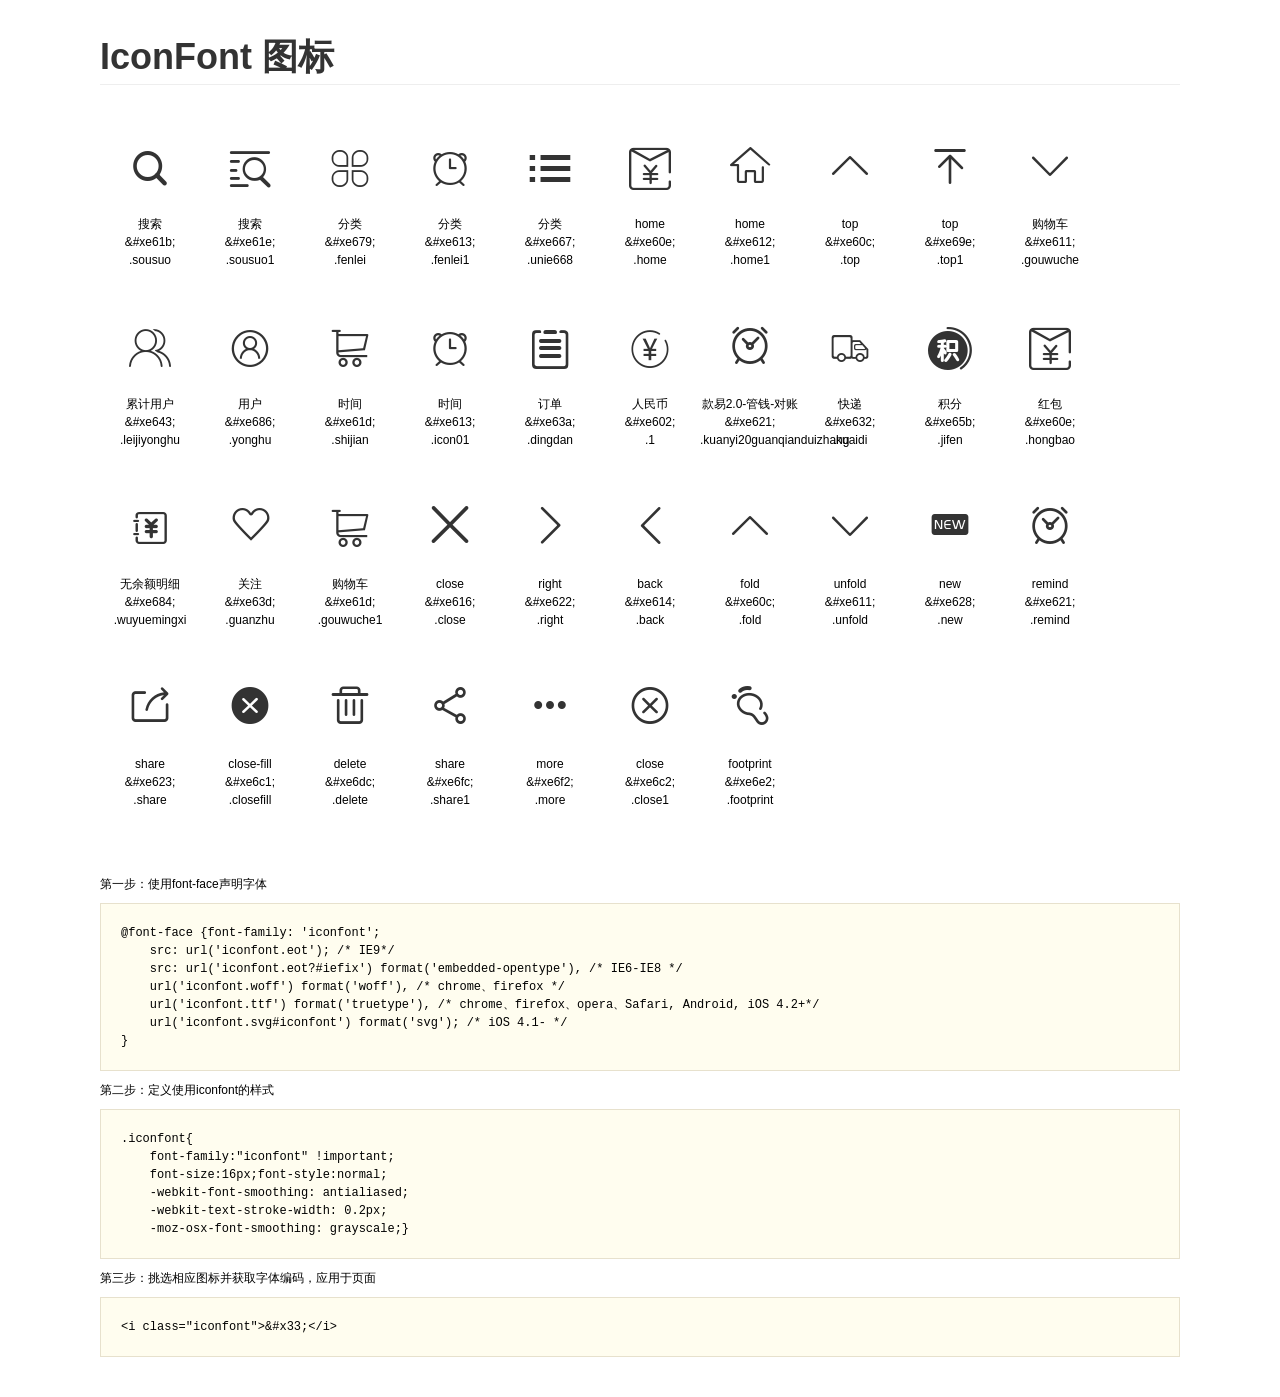
<file: src/main/webapp/resources/font/h5_member/demo.html>
<!DOCTYPE html>
<html>
<head>
    <meta charset="utf-8"/>
    <title>IconFont</title>
    <link rel="stylesheet" href="demo.css">
    <link rel="stylesheet" href="iconfont.css">
</head>
<body>
    <div class="main">
        <h1>IconFont 图标</h1>
        <ul class="icon_lists clear">
            
                <li>
                <i class="icon iconfont">&#xe61b;</i>
                    <div class="name">搜索</div>
                    <div class="code">&amp;#xe61b;</div>
                    <div class="fontclass">.sousuo</div>
                </li>
            
                <li>
                <i class="icon iconfont">&#xe61e;</i>
                    <div class="name">搜索</div>
                    <div class="code">&amp;#xe61e;</div>
                    <div class="fontclass">.sousuo1</div>
                </li>
            
                <li>
                <i class="icon iconfont">&#xe679;</i>
                    <div class="name">分类</div>
                    <div class="code">&amp;#xe679;</div>
                    <div class="fontclass">.fenlei</div>
                </li>
            
                <li>
                <i class="icon iconfont">&#xe613;</i>
                    <div class="name">分类</div>
                    <div class="code">&amp;#xe613;</div>
                    <div class="fontclass">.fenlei1</div>
                </li>
            
                <li>
                <i class="icon iconfont">&#xe667;</i>
                    <div class="name">分类</div>
                    <div class="code">&amp;#xe667;</div>
                    <div class="fontclass">.unie668</div>
                </li>
            
                <li>
                <i class="icon iconfont">&#xe60e;</i>
                    <div class="name">home</div>
                    <div class="code">&amp;#xe60e;</div>
                    <div class="fontclass">.home</div>
                </li>
            
                <li>
                <i class="icon iconfont">&#xe612;</i>
                    <div class="name">home</div>
                    <div class="code">&amp;#xe612;</div>
                    <div class="fontclass">.home1</div>
                </li>
            
                <li>
                <i class="icon iconfont">&#xe60c;</i>
                    <div class="name">top</div>
                    <div class="code">&amp;#xe60c;</div>
                    <div class="fontclass">.top</div>
                </li>
            
                <li>
                <i class="icon iconfont">&#xe69e;</i>
                    <div class="name">top</div>
                    <div class="code">&amp;#xe69e;</div>
                    <div class="fontclass">.top1</div>
                </li>
            
                <li>
                <i class="icon iconfont">&#xe611;</i>
                    <div class="name">购物车</div>
                    <div class="code">&amp;#xe611;</div>
                    <div class="fontclass">.gouwuche</div>
                </li>
            
                <li>
                <i class="icon iconfont">&#xe643;</i>
                    <div class="name">累计用户</div>
                    <div class="code">&amp;#xe643;</div>
                    <div class="fontclass">.leijiyonghu</div>
                </li>
            
                <li>
                <i class="icon iconfont">&#xe686;</i>
                    <div class="name">用户</div>
                    <div class="code">&amp;#xe686;</div>
                    <div class="fontclass">.yonghu</div>
                </li>
            
                <li>
                <i class="icon iconfont">&#xe61d;</i>
                    <div class="name">时间</div>
                    <div class="code">&amp;#xe61d;</div>
                    <div class="fontclass">.shijian</div>
                </li>
            
                <li>
                <i class="icon iconfont">&#xe613;</i>
                    <div class="name">时间</div>
                    <div class="code">&amp;#xe613;</div>
                    <div class="fontclass">.icon01</div>
                </li>
            
                <li>
                <i class="icon iconfont">&#xe63a;</i>
                    <div class="name">订单</div>
                    <div class="code">&amp;#xe63a;</div>
                    <div class="fontclass">.dingdan</div>
                </li>
            
                <li>
                <i class="icon iconfont">&#xe602;</i>
                    <div class="name">人民币</div>
                    <div class="code">&amp;#xe602;</div>
                    <div class="fontclass">.1</div>
                </li>
            
                <li>
                <i class="icon iconfont">&#xe621;</i>
                    <div class="name">款易2.0-管钱-对账</div>
                    <div class="code">&amp;#xe621;</div>
                    <div class="fontclass">.kuanyi20guanqianduizhang</div>
                </li>
            
                <li>
                <i class="icon iconfont">&#xe632;</i>
                    <div class="name">快递</div>
                    <div class="code">&amp;#xe632;</div>
                    <div class="fontclass">.kuaidi</div>
                </li>
            
                <li>
                <i class="icon iconfont">&#xe65b;</i>
                    <div class="name">积分</div>
                    <div class="code">&amp;#xe65b;</div>
                    <div class="fontclass">.jifen</div>
                </li>
            
                <li>
                <i class="icon iconfont">&#xe60e;</i>
                    <div class="name">红包</div>
                    <div class="code">&amp;#xe60e;</div>
                    <div class="fontclass">.hongbao</div>
                </li>
            
                <li>
                <i class="icon iconfont">&#xe684;</i>
                    <div class="name">无余额明细</div>
                    <div class="code">&amp;#xe684;</div>
                    <div class="fontclass">.wuyuemingxi</div>
                </li>
            
                <li>
                <i class="icon iconfont">&#xe63d;</i>
                    <div class="name">关注</div>
                    <div class="code">&amp;#xe63d;</div>
                    <div class="fontclass">.guanzhu</div>
                </li>
            
                <li>
                <i class="icon iconfont">&#xe61d;</i>
                    <div class="name">购物车</div>
                    <div class="code">&amp;#xe61d;</div>
                    <div class="fontclass">.gouwuche1</div>
                </li>
            
                <li>
                <i class="icon iconfont">&#xe616;</i>
                    <div class="name">close</div>
                    <div class="code">&amp;#xe616;</div>
                    <div class="fontclass">.close</div>
                </li>
            
                <li>
                <i class="icon iconfont">&#xe622;</i>
                    <div class="name">right</div>
                    <div class="code">&amp;#xe622;</div>
                    <div class="fontclass">.right</div>
                </li>
            
                <li>
                <i class="icon iconfont">&#xe614;</i>
                    <div class="name">back</div>
                    <div class="code">&amp;#xe614;</div>
                    <div class="fontclass">.back</div>
                </li>
            
                <li>
                <i class="icon iconfont">&#xe60c;</i>
                    <div class="name">fold</div>
                    <div class="code">&amp;#xe60c;</div>
                    <div class="fontclass">.fold</div>
                </li>
            
                <li>
                <i class="icon iconfont">&#xe611;</i>
                    <div class="name">unfold</div>
                    <div class="code">&amp;#xe611;</div>
                    <div class="fontclass">.unfold</div>
                </li>
            
                <li>
                <i class="icon iconfont">&#xe628;</i>
                    <div class="name">new</div>
                    <div class="code">&amp;#xe628;</div>
                    <div class="fontclass">.new</div>
                </li>
            
                <li>
                <i class="icon iconfont">&#xe621;</i>
                    <div class="name">remind</div>
                    <div class="code">&amp;#xe621;</div>
                    <div class="fontclass">.remind</div>
                </li>
            
                <li>
                <i class="icon iconfont">&#xe623;</i>
                    <div class="name">share</div>
                    <div class="code">&amp;#xe623;</div>
                    <div class="fontclass">.share</div>
                </li>
            
                <li>
                <i class="icon iconfont">&#xe6c1;</i>
                    <div class="name">close-fill</div>
                    <div class="code">&amp;#xe6c1;</div>
                    <div class="fontclass">.closefill</div>
                </li>
            
                <li>
                <i class="icon iconfont">&#xe6dc;</i>
                    <div class="name">delete</div>
                    <div class="code">&amp;#xe6dc;</div>
                    <div class="fontclass">.delete</div>
                </li>
            
                <li>
                <i class="icon iconfont">&#xe6fc;</i>
                    <div class="name">share</div>
                    <div class="code">&amp;#xe6fc;</div>
                    <div class="fontclass">.share1</div>
                </li>
            
                <li>
                <i class="icon iconfont">&#xe6f2;</i>
                    <div class="name">more</div>
                    <div class="code">&amp;#xe6f2;</div>
                    <div class="fontclass">.more</div>
                </li>
            
                <li>
                <i class="icon iconfont">&#xe6c2;</i>
                    <div class="name">close</div>
                    <div class="code">&amp;#xe6c2;</div>
                    <div class="fontclass">.close1</div>
                </li>
            
                <li>
                <i class="icon iconfont">&#xe6e2;</i>
                    <div class="name">footprint</div>
                    <div class="code">&amp;#xe6e2;</div>
                    <div class="fontclass">.footprint</div>
                </li>
            
        </ul>


        <div class="helps">
            第一步：使用font-face声明字体
            <pre>
@font-face {font-family: 'iconfont';
    src: url('iconfont.eot'); /* IE9*/
    src: url('iconfont.eot?#iefix') format('embedded-opentype'), /* IE6-IE8 */
    url('iconfont.woff') format('woff'), /* chrome、firefox */
    url('iconfont.ttf') format('truetype'), /* chrome、firefox、opera、Safari, Android, iOS 4.2+*/
    url('iconfont.svg#iconfont') format('svg'); /* iOS 4.1- */
}
</pre>
第二步：定义使用iconfont的样式
            <pre>
.iconfont{
    font-family:"iconfont" !important;
    font-size:16px;font-style:normal;
    -webkit-font-smoothing: antialiased;
    -webkit-text-stroke-width: 0.2px;
    -moz-osx-font-smoothing: grayscale;}
</pre>
第三步：挑选相应图标并获取字体编码，应用于页面
<pre>
&lt;i class="iconfont"&gt;&amp;#x33;&lt;/i&gt;
</pre>
        </div>

    </div>
</body>
</html>
</file>
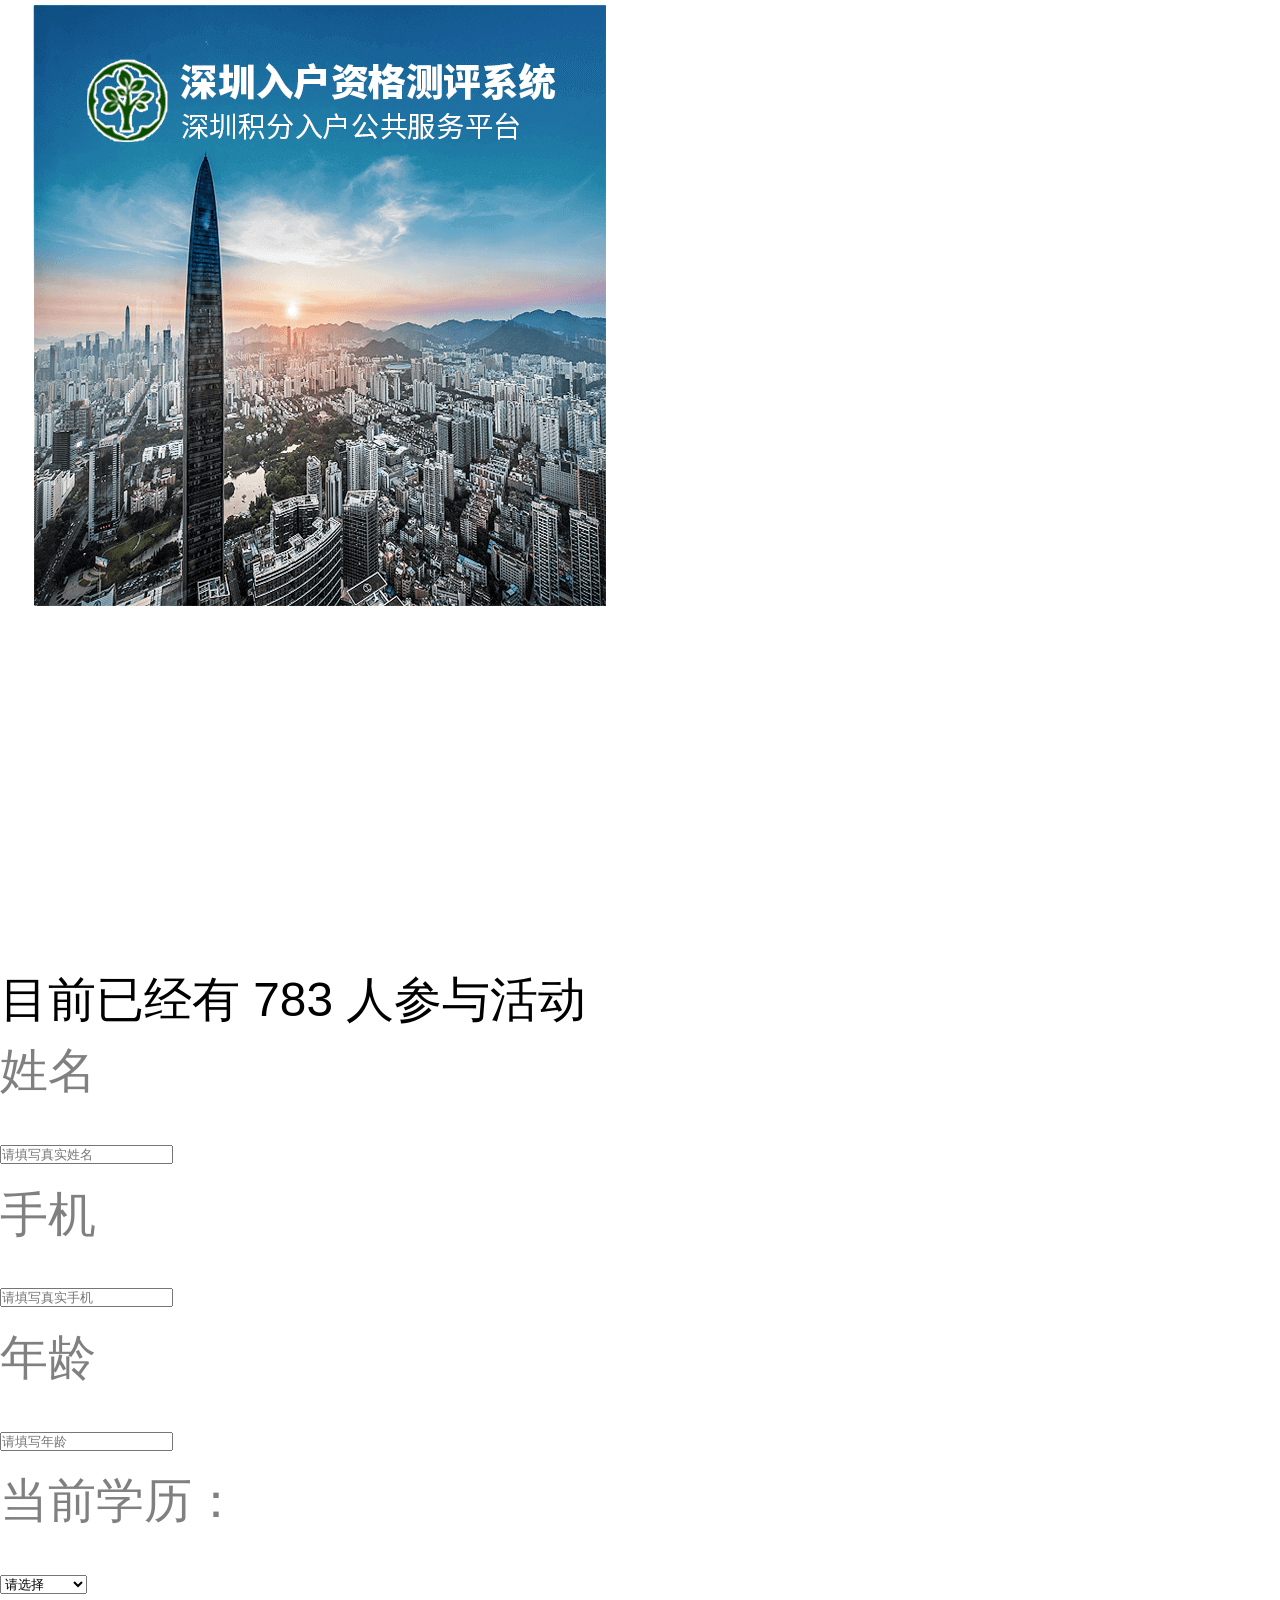
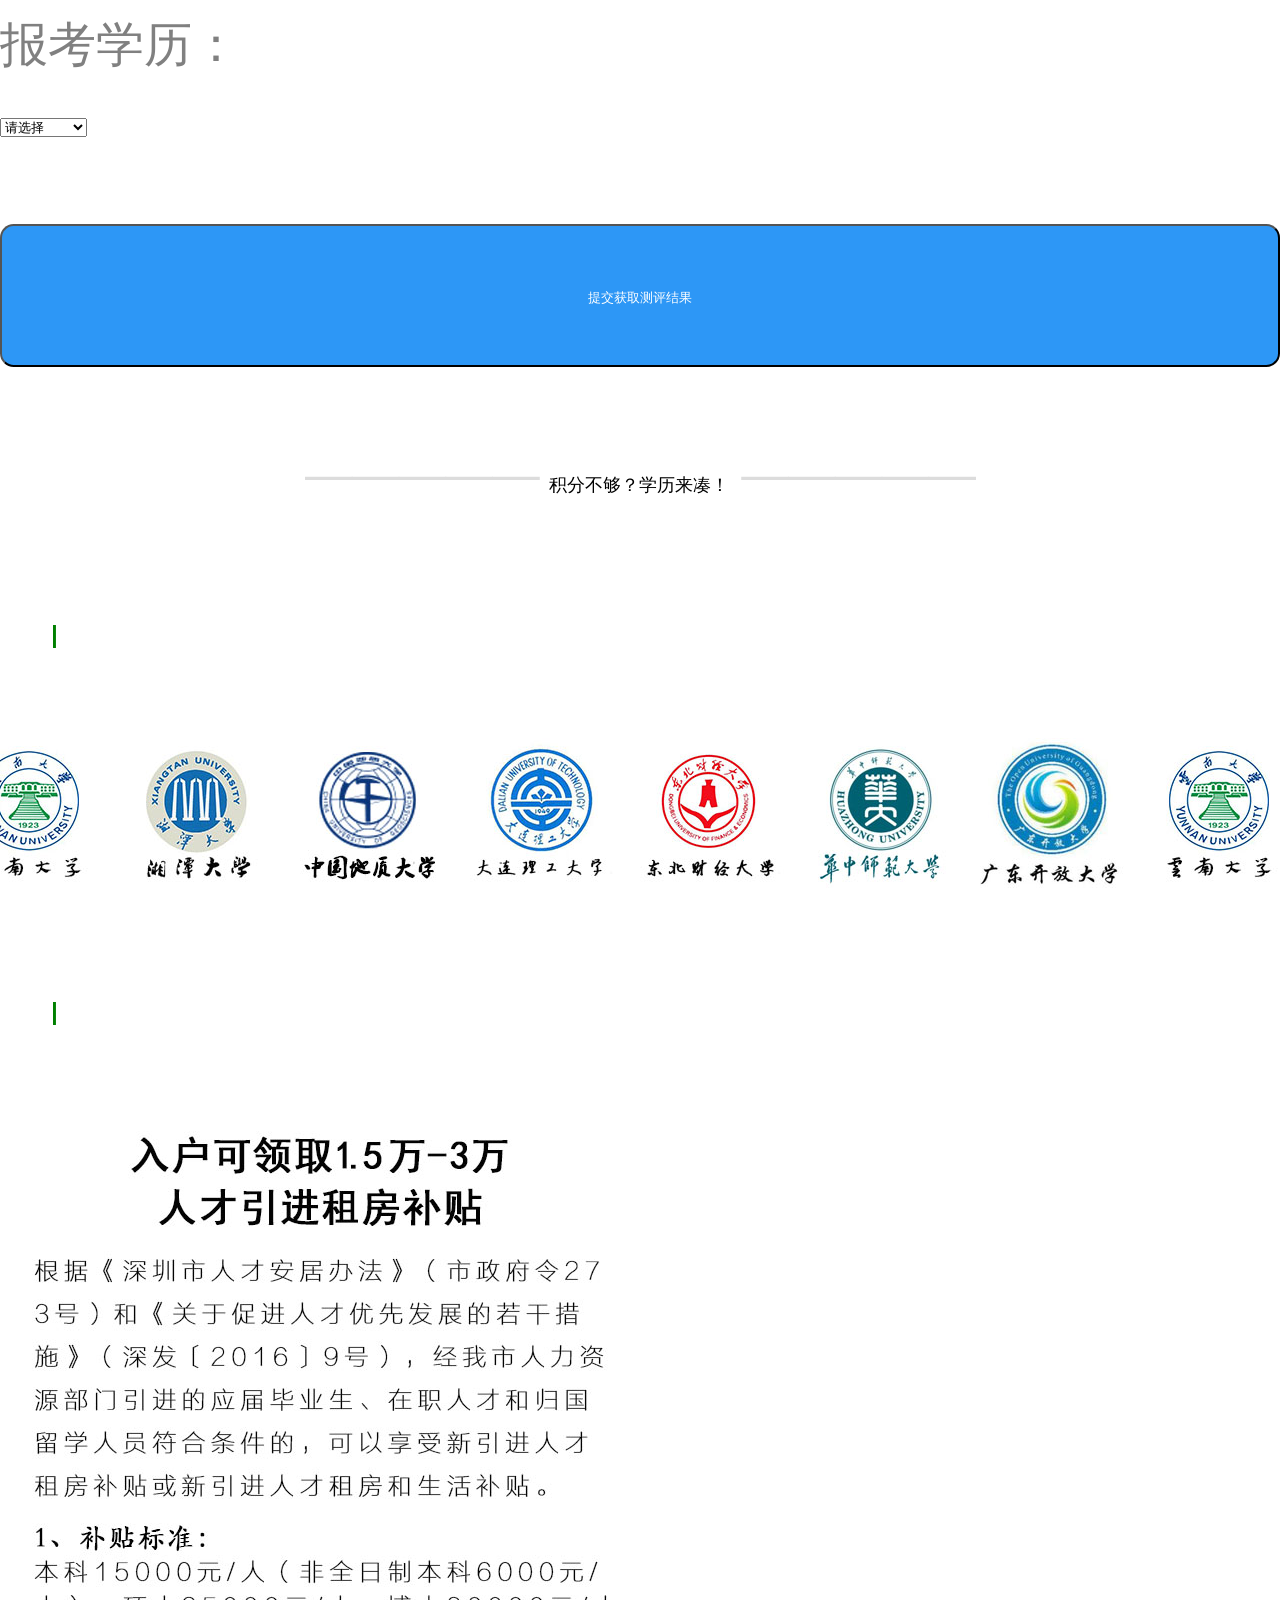
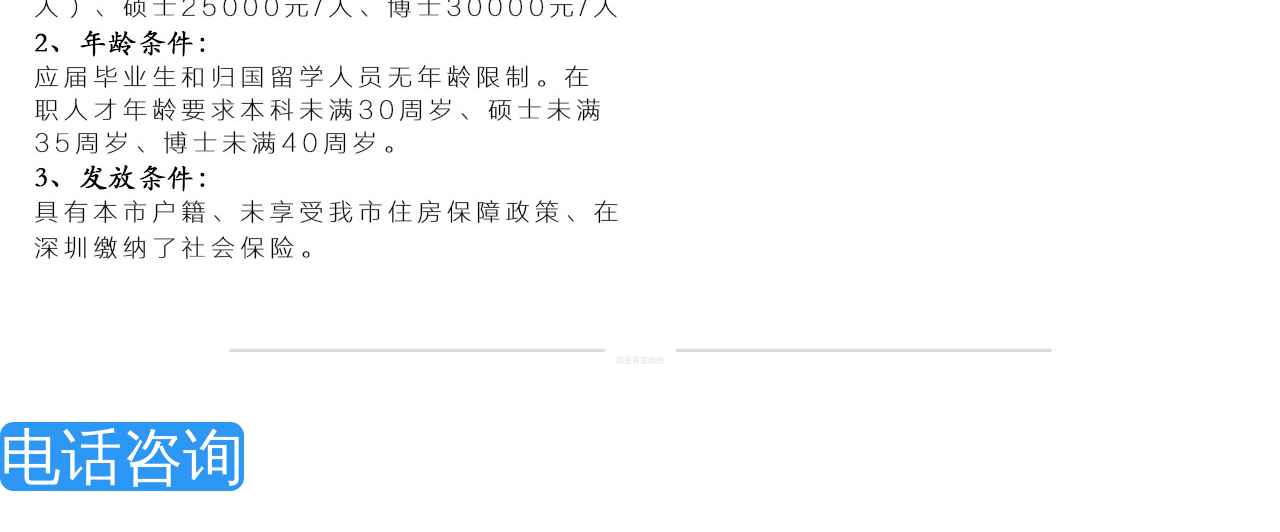
<file: src/main/webapp/WEB-INF/view/o/customer2.html>
<!DOCTYPE html>
<html>
 <head> 
  <meta charset="utf-8"> 
  <meta name="pathname" content="bytecom_tetris"> 
  <meta http-equiv="Content-Type" content="text/html; charset=utf-8"> 
  <meta http-equiv="X-UA-Compatible" content="IE=edge,chrome=1"> 
  <meta name="viewport" content="width=device-width, initial-scale=1, maximum-scale=1, minimum-scale=1, user-scalable=no, minimal-ui"> 
  <!--favicon-->
  <link rel="icon" href="/favicon.ico" type="image/x-icon"> 
  
  <style type="text/css">@charset "utf-8";html{height:100%;color:#000;overflow-y:scroll;-webkit-text-size-adjust:100%;-ms-text-size-adjust:100%;font-family:Arial,Helvetica,'Hiragino Sans GB','Microsoft YaHei',sans-serif;background-color:#FFF}html *{outline:0;-webkit-text-size-adjust:none;-webkit-tap-highlight-color:rgba(0,0,0,0);box-sizing:border-box;margin:0;padding:0}html input{font-family:Arial,Helvetica,'Hiragino Sans GB','Microsoft YaHei',sans-serif}table{border-collapse:collapse;border-spacing:0}fieldset,img{border:0}del{text-decoration:line-through}address,caption,cite,code,dfn,em,th,var{font-style:normal;font-weight:500}ol,ul{list-style:none}caption,th{text-align:left}a:hover{text-decoration:underline}ins,a{text-decoration:none}html,body{width:100%}body{min-height:100%;line-height:1.5}#content{width:100%;margin:0 auto}.piece{width:100%;background-color:transparent;position:relative;box-sizing:border-box}.piece.fbottom,.piece.ftop{position:fixed!important;width:100%!important;z-index:10!important}.create-left-content{width:1.867rem;height:auto;text-align:center;z-index:9999;position:fixed;bottom:0;left:0}.create-right-content{width:1.867rem;height:auto;text-align:center;z-index:9999;position:fixed;bottom:0;right:0}.piece.fbottom{top:auto!important;bottom:0!important}.piece.ftop{top:0!important;bottom:auto!important}#content{min-height:100%;position:relative;overflow:hidden}#MEIQIA-PANEL-HOLDER{right:0!important}html::-webkit-scrollbar{display:none}.hide{display:none!important}</style> 
  <link rel="stylesheet" type="text/css" href="https://s3.pstatp.com/bytecom/resource/vue/lib/swiper_302abfc.css">
  <link rel="stylesheet" type="text/css" href="https://s3.pstatp.com/bytecom/resource/vue/lib/ledfont_ccb326d.css">
  <link rel="stylesheet" type="text/css" href="https://s3.pstatp.com/bytecom/resource/vue/lib/daymode_1ae66db.css">
  <link rel="stylesheet" type="text/css" href="https://s3.pstatp.com/bytecom/resource/vue/lib/notice_7471b49.css"> 
  <link rel="stylesheet" type="text/css" href="https://s3.pstatp.com/bytecom/resource/vue/bricks/bricks-common_9b66357.css"> 
  <script id="globalvar">
        GLOBAL_VAR = JSON.parse('{"siteId":"1590548427500557","pageIds":[1590548427500557],"pageid_map":{"506793":1590548427500557},"shareTitle":"诚士教育积分入户咨询","name":"积分入户2","shareDesc":"你关心的，才是头条！","shareThumb":"","adId":"0"}');
        componentsConfig = {
            PanoramaList: []
        }
    </script> 
  <script src="https://s3.pstatp.com/bytecom/resource/vue/lib/vendor_41f269e.js"></script>
  <script src="https://res.wx.qq.com/open/js/jweixin-1.2.0.js"></script>
  <script src="https://s3.pstatp.com/bytecom/resource/vue/lib/main_5fdef5d.js"></script>
  <link rel="stylesheet" type="text/css" href="https://s3.pstatp.com/bytecom/resource/vue/lib/brand_5a9c6d0.css">
  <link rel="stylesheet" type="text/css" href="https://s3.pstatp.com/bytecom/resource/vue/lib/iconfont_03f5f23.css">
  <link rel="stylesheet" type="text/css" href="https://s3.pstatp.com/bytecom/resource/vue/lib/brickicon_2e09b13.css"> 
  <!-- 替换为Vue模板语法 --> 
  <title>领取免考学历提升方案</title> 
  <script>
            !function(){"use strict";!function(t,e){var r=t.seed=t.seed||[];if(r.start=+new Date,!r.initialize&&!r.invoked){r.invoked=!0,r.methods=["track","page","on","once"],r.factory=function(t){return function(){var e=Array.prototype.slice.call(arguments);return e.unshift(t),r.push(e),r}};for(var n=0;n<r.methods.length;n++){var a=r.methods[n];r[a]=r.factory(a)}r.load=function(){var t=e.createElement("script");t.type="text/javascript",t.async=!0,t.src="//s3.pstatp.com/bytecom/resource/tetris/insight/v0.1.4-beta/analytics.js";var r=e.getElementsByTagName("script")[0];r.parentNode.insertBefore(t,r)},r.SNIPPET_VERSION="1.1.8",r.load()}}(window,document)}();
            </script> 
  <style>
  	.clearfix::after{display:block;content:"";clear:both}
  	
/*滚动学校logo*/
.picutre_many img{width:170px; height:150px;}
/*滚动logo结束*/ 	
  	
/*电话会员样式*/
.member_tab{
	border-radius: 8px;
	width:98%;
	height: 32px; 
	margin: 0px;
	background-color:#B2BBBB ;
}
.member_tab a{
	font-size: 16px;
	color: red;
}
.member_tab th{
	border-radius: 8px;
}
/*电话会员样式结束*/  	
 /*分割线*/
.demo_line_05{
    letter-spacing: -1px;
    color: 	#DCDCDC;
}
.demo_line_05 span{
    letter-spacing: 0;
    color: #222;
    margin:0 auto;
}
/*分割线结束*/
  	
  </style> 
  <script>
            !function(){  try{window.addEventListener("DOMContentLoaded",function(){document.querySelectorAll(".form-tel-autofillbtn").forEach(function(ele){ele.parentElement.remove()})})}catch(e){};  }();
            </script> 
 </head> 
 <body id="body" style="background-image: url(https://p3.pstatp.com/origin/5d37000346880132829f);background-size: 100% 100%;background-position-x: initial;background-position-y: initial;background-repeat-x: no-repeat;background-repeat-y: no-repeat;background-color: #ffffff"> 
  <!--格局屏幕大小调整页面大小-->
  <script type="text/javascript">
  	!function(e){function t(){var e=d.getBoundingClientRect().width;u=e/10,d.style.fontSize=u+"px"}function n(){o.body&&(o.body.style.fontSize=14/(i/10)+"rem")}var i=375,o=e.document,d=o.documentElement,c=d.getBoundingClientRect().width,u=(window.devicePixelRatio||1,c/10),l=null;e.addEventListener("resize",function(){clearTimeout(l),l=setTimeout(t,300)},!1),n(),"complete"===o.readyState?n():o.addEventListener("DOMContentLoaded",function(){n()},!1),t()}(window);
  </script>
  
   
  <main data-server-rendered="true">
   
   <!--===============页面第一张图片=====================-->
   <section id="frame-9" class="brick-frame brick-frame-server" style="padding-top:0;padding-bottom:0;padding-left:0;padding-right:0;">
    <div class="brick-mask"></div>
    <div class="brick-content">
     <div tetris-data-click="" tetris-data-component-type="image" tetris-data-action-type="click" class="piece image-con">
      <div class="image-box" style="-webkit-clip-path:none;clip-path:none;">
       <a target="_blank" href="javascript:void(0);" class="image-link">
        <div class="image-mask" style="background-color:rgba(0, 0, 0, 0);border-radius:0;"></div><img src="../../../resources/img/background/index.png" class="image-item" style="border-radius:0;"></a>
       <span class="image-text"></span>
      </div>
     </div>
    </div>
   </section>
   <!--================页面第一张图片结束=======================-->
   
   <!--===========学历测评标题===============-->
   <section id="frame-10" class="brick-frame brick-frame-server" style="padding-top:0.267rem;padding-bottom:0.267rem;padding-left:0.4rem;padding-right:0.4rem;">
    <div class="brick-mask"></div>
    <div class="brick-content">
     <div class="piece text-piece" style="border-width:0.027rem;border-color:#000;border-style:none;border-radius:0;">
      <div class="rich-text">
       <div class="inner">
        <div style="text-align: center;">
         <span style="font-family: inherit; display: inline !important;"><font color="#ffffff" style="font-size: 0.64rem;">
         	<b>在线测试
			<br />领取免考学历提升方案
         	</b>
         </font></span>
        </div>
       </div>
      </div>
     </div>
    </div>
   </section>
   
   
   
   <section id="frame-11" class="brick-frame brick-frame-server" style="background-color:rgba(0, 0, 0, 0);">
    <div class="brick-mask" style="background-color:rgba(0, 0, 0, 0);"></div>
    <div class="brick-content">
     <div class="piece form-piece">
      <div>
       <div data-node="topCount" class="form-count">
        <span class="split-count"></span>
        <span data-node="countTextPre" class="count-text">目前已经有</span>
        <span data-node="countTextNum" class="count-text-num">783</span>
        <span data-node="countTextPos" class="count-text">人参与活动</span>
        <span class="split-count"></span>
       </div>
       
        
        
   <!--悬浮会员中心和电话-->
  <!-- <table class="mem_btn">
   	<tr>
   		<td>
   			<a style="color:lightseagreen;font-size: 18px;" href="${pageContext.request.contextPath}/o/member/login" target="_blank">会员中心</a>
   		</td>
   		<td>
   			<a style="color:lightseagreen;font-size: 18px;" href="tel:0755-32831222">电话咨询</a>
   		</td>
   	</tr>
   </table>-->
   
   
   <!--<a class="mem_btn">会员中心</a><a class="mem_btn2">拨打电话</a>-->
   <!--悬浮会员中心和电话结束-->
        
        
        <!--================= form表单开始 ======================-->
        <div class="form-element">
        
        <form action="${contextPath}/o/customer/apply" method="post"
			  onSubmit="return beforeSubmit(this);">
         <input type="hidden" name="memberId" value="${mid}">
         
         <!--================= 姓名 ======================-->
         <div validate="name" class="input-group-i">
          <span id="label" class="input-group-addon-i warn-star" style="color:#808080;">姓名</span>
          <div class="m-input-text">
           <input required type="text" placeholder="请填写真实姓名" validate="name" eleType="name" id="name" name="name" class="input-style form-input-i">
           <span class="el-input-clear"></span>
          </div>
         </div>
        </div>
        <!--===================姓名结束====================-->
        
        <!---====================手机======================-->
        <div class="form-element">
         <!---->
         <div validate="captchav2" class="input-group-i">
          <span id="label" class="input-group-addon-i warn-star" style="color:#808080;">手机</span>
          <div class="m-input-text">
           <input type="text" placeholder="请填写真实手机" 
           	 id="phone" name="phone" class="input-style form-input-i"
           	 value="" maxlength="50">
           
           <span class="el-input-clear"></span>
          </div>
         </div>
        </div>
        <!--===================手机结束====================-->
        
        <!--=====================年龄======================-->
        <div class="form-element">
         <div validate="captchav2" class="input-group-i">
          <span id="label" class="input-group-addon-i warn-star" style="color:#808080;">年龄</span>
          <div class="m-input-text">
          	
           <input  type="text" placeholder="请填写年龄" 
           	value="" name="age" id="age" 
           	maxlength="2" class="input-style form-input-i">
           
           <!--<input class="city" style="width:240px;"
			name="age" id="age" type="text" placeholder="请填写年龄" value=""
			maxlength="2" />-->
           
           <span class="el-input-clear"></span>
          </div>
         </div>
        </div>
        <!--===================年龄结束====================-->
        
        
        <!--===================当前学历====================-->
        <div class="form-element">
         <div data-select="{&quot;tree&quot;:{&quot;text&quot;:&quot;&quot;,&quot;children&quot;:[{&quot;text&quot;:&quot;高中、中专及以下&quot;},{&quot;text&quot;:&quot;非全日制大专&quot;},{&quot;text&quot;:&quot;全日制大专&quot;},{&quot;text&quot;:&quot;非全日制本科&quot;},{&quot;text&quot;:&quot;全日制本科&quot;}]},&quot;deep&quot;:1,&quot;arrObj&quot;:{&quot;0&quot;:{&quot;text&quot;:&quot;&quot;,&quot;pid&quot;:0,&quot;id&quot;:0,&quot;sid&quot;:[&quot;0-1&quot;,&quot;0-2&quot;,&quot;0-3&quot;,&quot;0-4&quot;,&quot;0-5&quot;]},&quot;0-1&quot;:{&quot;text&quot;:&quot;高中、中专及以下&quot;,&quot;pid&quot;:0,&quot;id&quot;:&quot;0-1&quot;,&quot;sid&quot;:[]},&quot;0-2&quot;:{&quot;text&quot;:&quot;非全日制大专&quot;,&quot;pid&quot;:0,&quot;id&quot;:&quot;0-2&quot;,&quot;sid&quot;:[]},&quot;0-3&quot;:{&quot;text&quot;:&quot;全日制大专&quot;,&quot;pid&quot;:0,&quot;id&quot;:&quot;0-3&quot;,&quot;sid&quot;:[]},&quot;0-4&quot;:{&quot;text&quot;:&quot;非全日制本科&quot;,&quot;pid&quot;:0,&quot;id&quot;:&quot;0-4&quot;,&quot;sid&quot;:[]},&quot;0-5&quot;:{&quot;text&quot;:&quot;全日制本科&quot;,&quot;pid&quot;:0,&quot;id&quot;:&quot;0-5&quot;,&quot;sid&quot;:[]}}}" class="selectMulti-group">
          <label class="select-addon" style="color:#808080;">当前学历：</label>
          <div class="selectMulti-wrapper">
           <div class="select-wrapper select-list1" style="display:;">
            <select name="educationLevel" id="educationLevel"  class="input-style">
            	<option value="-1">请选择</option>
				<option value="1">初中及以下</option>
				<option value="2">高中/中专</option>
				<option value="3">大专</option>
				<option value="4">本科及以上</option>
            </select>
            
           </div>
          </div>
         </div>
        </div>
        <!--===================当前学历结束====================-->
        
         <!--===================报考学历====================-->
        <div class="form-element">
         <div data-select="{&quot;tree&quot;:{&quot;text&quot;:&quot;&quot;,&quot;children&quot;:[{&quot;text&quot;:&quot;高中、中专及以下&quot;},{&quot;text&quot;:&quot;非全日制大专&quot;},{&quot;text&quot;:&quot;全日制大专&quot;},{&quot;text&quot;:&quot;非全日制本科&quot;},{&quot;text&quot;:&quot;全日制本科&quot;}]},&quot;deep&quot;:1,&quot;arrObj&quot;:{&quot;0&quot;:{&quot;text&quot;:&quot;&quot;,&quot;pid&quot;:0,&quot;id&quot;:0,&quot;sid&quot;:[&quot;0-1&quot;,&quot;0-2&quot;,&quot;0-3&quot;,&quot;0-4&quot;,&quot;0-5&quot;]},&quot;0-1&quot;:{&quot;text&quot;:&quot;高中、中专及以下&quot;,&quot;pid&quot;:0,&quot;id&quot;:&quot;0-1&quot;,&quot;sid&quot;:[]},&quot;0-2&quot;:{&quot;text&quot;:&quot;非全日制大专&quot;,&quot;pid&quot;:0,&quot;id&quot;:&quot;0-2&quot;,&quot;sid&quot;:[]},&quot;0-3&quot;:{&quot;text&quot;:&quot;全日制大专&quot;,&quot;pid&quot;:0,&quot;id&quot;:&quot;0-3&quot;,&quot;sid&quot;:[]},&quot;0-4&quot;:{&quot;text&quot;:&quot;非全日制本科&quot;,&quot;pid&quot;:0,&quot;id&quot;:&quot;0-4&quot;,&quot;sid&quot;:[]},&quot;0-5&quot;:{&quot;text&quot;:&quot;全日制本科&quot;,&quot;pid&quot;:0,&quot;id&quot;:&quot;0-5&quot;,&quot;sid&quot;:[]}}}" class="selectMulti-group">
          <label class="select-addon" style="color:#808080;">报考学历：</label>
          <div class="selectMulti-wrapper">
           <div class="select-wrapper select-list1" style="display:;">
            <select name="enterEducationLevel" id="enterEducationLevel"  class="input-style">
            	<option value="-1">请选择</option>
				<option value="1">本科</option>
				<option value="2">专科</option>
				<option value="3">硕士及以上</option>
            </select>
            
           </div>
          </div>
         </div>
        </div>
        <!--===================报考学历结束====================-->
        
        
        
        
        
        <br />
        <div class="form-element">
         <div class="input-group-i">
          <div id="submit-result" class="el-result"></div>
          <input value="提交获取测评结果" type="submit" class="btn-i" style="border-radius:0.107rem;background-color:rgb(45, 151, 246) !important;color:#FFF;height:1.12rem;line-height:1.12rem;width:100%;"/>
          <!---->
         </div>
        </div>
        </form>
        <!--=====================form表单结束=========================-->
<!--一条直线-->
		<!--<br/><hr style="color: white; width: 92%; margin:0 auto;" />
  		<br/>-->
  		<br/>
  		<center> <div class="demo_line_05">—————<span style="font-size: 18px;color:black;">&nbsp;&nbsp;积分不够？学历来凑！</span> —————</div></center>
  		<br/>
  		<h3 style="color: white; width: 92%; margin:0 auto;"><a style="color: green; font-size: 23px;">|&nbsp;</a>专/本科院校一览表</h3>
  		<br/>
	
  <!--滚动院校logo-->
  	<div id="list" class=" picutre_many"
	style="overflow: hidden; height: 150px; width: 100%; margin: 0 auto;">
		<table cellspacing="0" cellpadding="0"
		style="width: 680px; border: 0px;">
			<tr>
			<td id="list1">
			<table style="border: 0px;" cellpadding="0" cellspacing="0">
			<tr id="pic">
			<td><img style="border: 0px;" alt="" src="../../../resources/img/schoollogo/1.jpg" /></td>
			<td><img style="border: 0px;" alt="" src="../../../resources/img/schoollogo/2.jpg" /></td>
			<td><img style="border: 0px;" alt="" src="../../../resources/img/schoollogo/3.jpg" /></td>
			<td><img style="border: 0px;" alt="" src="../../../resources/img/schoollogo/4.jpg" /></td>
			<td><img style="border: 0px;" alt="" src="../../../resources/img/schoollogo/5.jpg" /></td>
			<td><img style="border: 0px;" alt="" src="../../../resources/img/schoollogo/6.jpg" /></td>
			<td><img style="border: 0px;" alt="" src="../../../resources/img/schoollogo/7.jpg" /></td>
			</tr>
			</table>
			</td>
			<td id="list2"></td>
			</tr>
		</table>
	</div>
	<script type="text/javascript">
	/*图片滚动效果*/
	var speedpic = 30;//速度数值越大速度越慢
	document.getElementById("list2").innerHTML = document.getElementById("list1").innerHTML;
	function Marqueepic() {
	if (document.getElementById("list2").offsetWidth
	- document.getElementById("list").scrollLeft <= 0) {
	document.getElementById("list").scrollLeft -= document
	.getElementById("list1").offsetWidth;
	} else {
	document.getElementById("list").scrollLeft++;
	}
	}
	var MyMarpic = setInterval(Marqueepic, speedpic);
	document.getElementById("list").onmouseover = function() {
	clearInterval(MyMarpic);
	}
	document.getElementById("list").onmouseout = function() {
	MyMarpic = setInterval(Marqueepic, speedpic);
	}
	</script>	
  
  
  <!--滚动院校logo结束-->
  
  	<br />
  <h3 style="color: white; width: 92%; margin:0 auto;"><a style="color: green; font-size: 23px;">|&nbsp;</a>入户即可领补贴</h3>
     	<br />
     <div tetris-data-click="" tetris-data-component-type="image" tetris-data-action-type="click" class="piece image-con">
      <div class="image-box" style="-webkit-clip-path:none;clip-path:none;">
       <a target="_blank" href="javascript:void(0);" class="image-link">
        <div class="image-mask" style="background-color:rgba(0, 0, 0, 0);border-radius:0;"></div><img src="../../../resources/img/schoollogo/butie.jpg" class="image-item" style="border-radius:0;"></a>
       <span class="image-text"></span>
      </div>
     </div>
     <center> <div class="demo_line_05">———————— <span style="font-size: 8px;color: gainsboro;">我是有底线的</span> ————————</div></center>
   


   
   <section id="frame-14" class="brick-frame brick-frame-server" style="padding-top:0;padding-bottom:0;padding-left:0;padding-right:0;background-color:rgba(0, 0, 0, 0);">
    <div class="brick-mask" style="background-color:rgba(0, 0, 0, 0);"></div>
    <div class="brick-content">
     <div class="piece telephone-button">
      <a id="a14" href="tel:0755-32831222" data-tel="0755-32831222" tt-data-eventvalue="0755-32831222" phone_number="0755-32831222" class="tel-btn style1" style="background-color:rgb(45, 151, 246);color:#FFF;line-height:1.173rem;border-radius:0.107rem;border-width:0.027rem;border-color:rgba(0, 0, 0, 0);border-style:none;font-size:0.48rem;width:100%;height:1.173rem;"><i class="brick-i-tel-left icon-telphone_left"></i><span class="tel-label text-ellipsis">电话咨询</span><i class="brick-i-tel-right icon-telphone_right"></i><i class="icon-telphone_circle brick-i-tel"></i><i class="icon-left_arrow"></i><input type="hidden" name="site_id" value="1590548427500557"><input type="hidden" name="ad_id" value="0"></a>
     </div>
    </div>
   </section>
  </main>  
  <script src="https://s3.pstatp.com/bytecom/resource/track_log/src/tetris-user-action.js"></script>
  <script src="https://s3.pstatp.com/bytecom/resource/vue/lib/daymode_c65fed4.js"></script>
  <script src="https://s3.pstatp.com/bytecom/resource/vue/lib/base64_68e8d03.js"></script>
  <script src="https://s3.pstatp.com/bytecom/resource/vue/lib/swiper_d5340fc.js"></script>
  <script src="https://s3.pstatp.com/bytecom/resource/vue/lib/notice_584309a.js"></script> 
  <script src="https://s3.pstatp.com/bytecom/resource/vue/bricks/Form/script.landing_d4e371d.js"></script>
  <script src="https://s3.pstatp.com/bytecom/resource/vue/bricks/TelephoneButton/script.landing_d2d7b20.js"></script> 
  <script>(function(){ var FORM = require("tetris/parse/Form.js");var _FORM = FORM.init({
                id: "#a11",
                showJump: "1",
                successUrl: "javascript:void(0);",
                failedUrl: "javascript:void(0);",
                successmsg: "",
                isShowCount: "true",
                countKit: {"prefix":"目前已经有","middle":783,"subfix":"人参与活动"},
                formId: "1604931052029966",
                locateBgColor: "#f85959",
                recentSubmitStyle: 0,
                caculator: null
            });var Phone = require("tetris/parse/TelephoneButton.js");Phone.init('#a14', '1', '14734', '12345678910', '075523769953'); })();</script> 
 </body>
 
 <script type="text/javascript">
	var isPhoneValid = false;

	function beforeSubmit(form) {

		if ($("#name").val() == '' || $("#name").val() == '请输入姓名'
				|| !isUsername($("#name").val())) {
			alert('请填写真实姓名！');
			$("#name").focus();
			return false;
		}
		if ($("#phone").val() == '' || $("#phone").val() == '请输入手机'
				|| !isPhone($("#phone").val())) {
			alert('请填写真实手机号码！');
			$("#phone").focus();
			return false;
		} else {
			checkPhoneUniqueness($("#phone").val())

			if (!isPhoneValid) {
				return false;
			}
		}

		if ($("#age").val() == '' || $("#age").val() == '请输入年龄'
				|| !isNum($("#age").val())) {
			alert('请填写真实的年龄！');
			$("#age").focus();
			return false;
		}

		if ($("#insureYear").val() == '' || $("#insureYear").val() == '请输入社保年限'
				|| !isNum($("#insureYear").val())) {
			alert('请填写真实社保年限！');
			$("#insureYear").focus();
			return false;
		}

		if ($("#educationLevel").val() == '-1') {
			alert('请选择学历！');
			$("#educationLevel").focus();
			return false;
		}

		return true;
	}

	/* function isUsername(temp) 
	 { 
	 var re = /^[\u4E00-\u9FA5]{1,8}$/; 
	 if(re.test(temp)) return true; 
	 return false; 
	 } */
	function isUsername(temp) {
		/*  var re = /^[\u4E00-\u9FA5]{1,8}$/; 
		 if(re.test(temp)) return true; 
		 return false;  */
		return true;
	}

	function isPhone(temp) {
		var re = /^1[0-9]{10}$/;
		if (re.test(temp))
			return true;
		return false;
	}

	function isNum(temp) {
		var re = /^[1-9][0-9]{0,1}$/;
		if (re.test(temp))
			return true;
		return false;
	}

	function checkPhoneUniqueness(phone) {
		$.ajax({
			async : false,
			type : 'GET',
			url : "${contextPath}/o/customer/isPhoneExist",
			data : {
				phone : phone
			},
			success : function(data) {
				if (data) {
					alert("该手机已经存在");
					isPhoneValid = false;
				} else {
					isPhoneValid = true;
				}
			}
		});
	}
</script>	
</html>
</file>
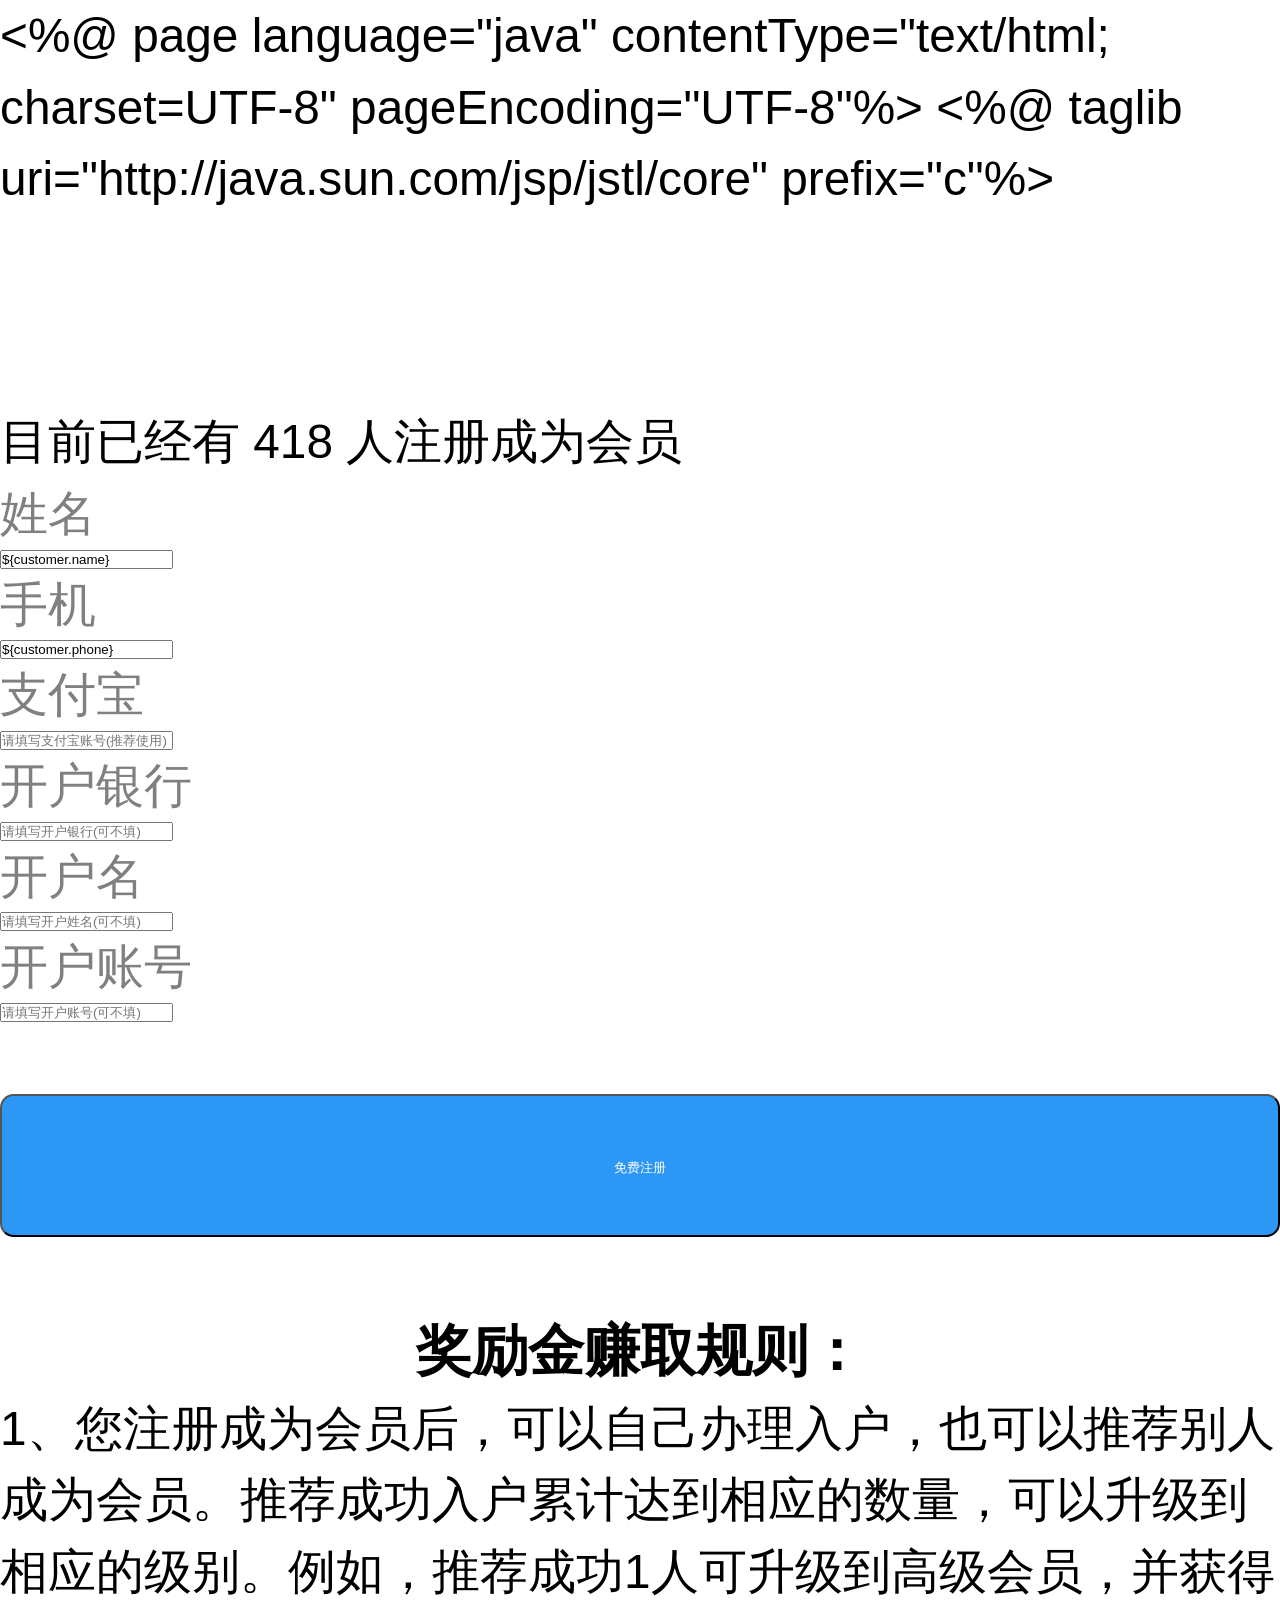
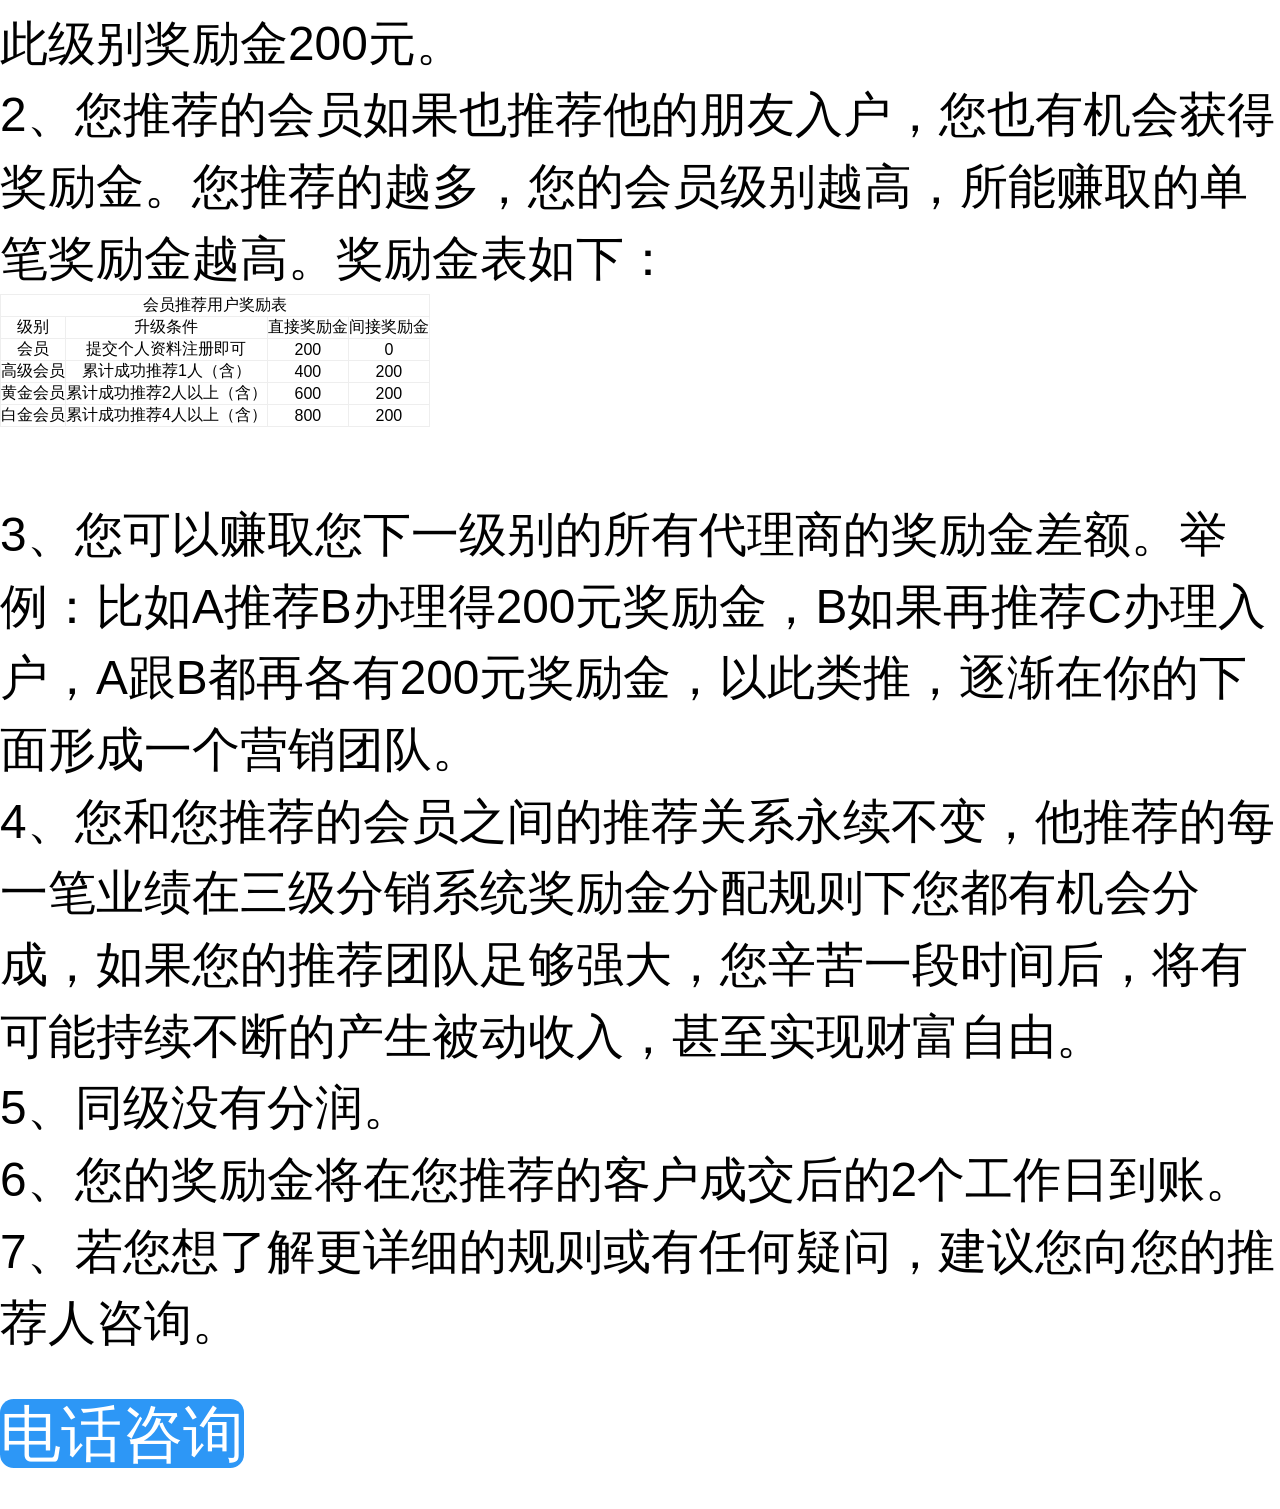
<file: src/main/webapp/WEB-INF/view/o/newMember.html>
<!--
	author：gosin1994
	github：https://github.com/gosin1994
	  date：2018-08-06 11:23  
	 email：gx1008666@163.com
-->
<%@ page language="java" contentType="text/html; charset=UTF-8"
	pageEncoding="UTF-8"%>
<%@ taglib uri="http://java.sun.com/jsp/jstl/core" prefix="c"%>
<c:set var="contextPath" value="${pageContext.request.contextPath}" />


<!DOCTYPE html>
<html>
 <head> 
  <meta charset="utf-8"> 
  <meta name="pathname" content="bytecom_tetris"> 
  <meta http-equiv="Content-Type" content="text/html; charset=utf-8"> 
  <meta http-equiv="X-UA-Compatible" content="IE=edge,chrome=1"> 
  <meta name="viewport" content="width=device-width, initial-scale=1, maximum-scale=1, minimum-scale=1, user-scalable=no, minimal-ui"> 
  <!--favicon-->
  <link rel="icon" href="/favicon.ico" type="image/x-icon"> 
  
  <style type="text/css">@charset "utf-8";html{height:100%;color:#000;overflow-y:scroll;-webkit-text-size-adjust:100%;-ms-text-size-adjust:100%;font-family:Arial,Helvetica,'Hiragino Sans GB','Microsoft YaHei',sans-serif;background-color:#FFF}html *{outline:0;-webkit-text-size-adjust:none;-webkit-tap-highlight-color:rgba(0,0,0,0);box-sizing:border-box;margin:0;padding:0}html input{font-family:Arial,Helvetica,'Hiragino Sans GB','Microsoft YaHei',sans-serif}table{border-collapse:collapse;border-spacing:0}fieldset,img{border:0}del{text-decoration:line-through}address,caption,cite,code,dfn,em,th,var{font-style:normal;font-weight:500}ol,ul{list-style:none}caption,th{text-align:left}a:hover{text-decoration:underline}ins,a{text-decoration:none}html,body{width:100%}body{min-height:100%;line-height:1.5}#content{width:100%;margin:0 auto}.piece{width:100%;background-color:transparent;position:relative;box-sizing:border-box}.piece.fbottom,.piece.ftop{position:fixed!important;width:100%!important;z-index:10!important}.create-left-content{width:1.867rem;height:auto;text-align:center;z-index:9999;position:fixed;bottom:0;left:0}.create-right-content{width:1.867rem;height:auto;text-align:center;z-index:9999;position:fixed;bottom:0;right:0}.piece.fbottom{top:auto!important;bottom:0!important}.piece.ftop{top:0!important;bottom:auto!important}#content{min-height:100%;position:relative;overflow:hidden}#MEIQIA-PANEL-HOLDER{right:0!important}html::-webkit-scrollbar{display:none}.hide{display:none!important}</style> 
  <link rel="stylesheet" type="text/css" href="https://s3.pstatp.com/bytecom/resource/vue/lib/swiper_302abfc.css">
  <link rel="stylesheet" type="text/css" href="https://s3.pstatp.com/bytecom/resource/vue/lib/ledfont_ccb326d.css">
  <link rel="stylesheet" type="text/css" href="https://s3.pstatp.com/bytecom/resource/vue/lib/daymode_1ae66db.css">
  <link rel="stylesheet" type="text/css" href="https://s3.pstatp.com/bytecom/resource/vue/lib/notice_7471b49.css"> 
  <link rel="stylesheet" type="text/css" href="https://s3.pstatp.com/bytecom/resource/vue/bricks/bricks-common_9b66357.css"> 
  <script id="globalvar">
        GLOBAL_VAR = JSON.parse('{"siteId":"1590548427500557","pageIds":[1590548427500557],"pageid_map":{"506793":1590548427500557},"shareTitle":"诚士教育积分入户咨询","name":"积分入户2","shareDesc":"你关心的，才是头条！","shareThumb":"","adId":"0"}');
        componentsConfig = {
            PanoramaList: []
        }
        
    </script> 
  <script src="https://s3.pstatp.com/bytecom/resource/vue/lib/vendor_41f269e.js"></script>
  <script src="https://res.wx.qq.com/open/js/jweixin-1.2.0.js"></script>
  <script src="https://s3.pstatp.com/bytecom/resource/vue/lib/main_5fdef5d.js"></script>
  <link rel="stylesheet" type="text/css" href="https://s3.pstatp.com/bytecom/resource/vue/lib/brand_5a9c6d0.css">
  <link rel="stylesheet" type="text/css" href="https://s3.pstatp.com/bytecom/resource/vue/lib/iconfont_03f5f23.css">
  <link rel="stylesheet" type="text/css" href="https://s3.pstatp.com/bytecom/resource/vue/lib/brickicon_2e09b13.css"> 
  <!-- 替换为Vue模板语法 --> 
  <title>深圳入户资格测评系统</title> 
  <script>
            !function(){"use strict";!function(t,e){var r=t.seed=t.seed||[];if(r.start=+new Date,!r.initialize&&!r.invoked){r.invoked=!0,r.methods=["track","page","on","once"],r.factory=function(t){return function(){var e=Array.prototype.slice.call(arguments);return e.unshift(t),r.push(e),r}};for(var n=0;n<r.methods.length;n++){var a=r.methods[n];r[a]=r.factory(a)}r.load=function(){var t=e.createElement("script");t.type="text/javascript",t.async=!0,t.src="//s3.pstatp.com/bytecom/resource/tetris/insight/v0.1.4-beta/analytics.js";var r=e.getElementsByTagName("script")[0];r.parentNode.insertBefore(t,r)},r.SNIPPET_VERSION="1.1.8",r.load()}}(window,document)}();
            </script> 
  <style>
  	.clearfix::after{display:block;content:"";clear:both}
  
  /*佣金表样式*/
 .comments {
 	background: white;
 }
 .comments table,th{
 	border: 2px;
 	background: white;
 	text-align: center;
 	
 }
 
 
 /*佣金表样式结束*/
  
  </style> 
  <script>
            !function(){  try{window.addEventListener("DOMContentLoaded",function(){document.querySelectorAll(".form-tel-autofillbtn").forEach(function(ele){ele.parentElement.remove()})})}catch(e){};  }();
            </script> 
 </head> 
 <body id="body" style="background-image: url(https://p3.pstatp.com/origin/5d37000346880132829f);background-size: 100% 100%;background-position-x: initial;background-position-y: initial;background-repeat-x: no-repeat;background-repeat-y: no-repeat;background-color: #ffffff"> 
  <!--格局屏幕大小调整页面大小-->
  <script type="text/javascript">
  	!function(e){function t(){var e=d.getBoundingClientRect().width;u=e/10,d.style.fontSize=u+"px"}function n(){o.body&&(o.body.style.fontSize=14/(i/10)+"rem")}var i=375,o=e.document,d=o.documentElement,c=d.getBoundingClientRect().width,u=(window.devicePixelRatio||1,c/10),l=null;e.addEventListener("resize",function(){clearTimeout(l),l=setTimeout(t,300)},!1),n(),"complete"===o.readyState?n():o.addEventListener("DOMContentLoaded",function(){n()},!1),t()}(window);
  </script>
  
   
  <main data-server-rendered="true">
   
   <!--===============页面第一张图片=====================-->
   <!--<section id="frame-9" class="brick-frame brick-frame-server" style="padding-top:0;padding-bottom:0;padding-left:0;padding-right:0;">
    <div class="brick-mask"></div>
    <div class="brick-content">
     <div tetris-data-click="" tetris-data-component-type="image" tetris-data-action-type="click" class="piece image-con">
      <div class="image-box" style="-webkit-clip-path:none;clip-path:none;">
       <a target="_blank" href="javascript:void(0);" class="image-link">
        <div class="image-mask" style="background-color:rgba(0, 0, 0, 0);border-radius:0;"></div><img src="${contextPath}/img/background/index.png" class="image-item" style="border-radius:0;"></a>
       <span class="image-text"></span>
      </div>
     </div>
    </div>
   </section>-->
   <!--================页面第一张图片结束=======================-->
   
   <!--===========会员注册大标题===============-->
   <section id="frame-10" class="brick-frame brick-frame-server" style="padding-top:0.267rem;padding-bottom:0.267rem;padding-left:0.4rem;padding-right:0.4rem;">
    <div class="brick-mask"></div>
    <div class="brick-content">
     <div class="piece text-piece" style="border-width:0.027rem;border-color:#000;border-style:none;border-radius:0;">
      <div class="rich-text">
       <div class="inner">
        <div style="text-align: center;">
         <span style="font-family: inherit; display: inline !important;"><font color="#ffffff" style="font-size: 0.64rem;"><b>会员注册</b></font></span>
        </div>
       </div>
      </div>
     </div>
    </div>
   </section>
   
   
   
   <section id="frame-11" class="brick-frame brick-frame-server" style="background-color:rgba(0, 0, 0, 0);">
    <div class="brick-mask" style="background-color:rgba(0, 0, 0, 0);"></div>
    <div class="brick-content">
     <div class="piece form-piece">
      <div>
       <div data-node="topCount" class="form-count">
        <span class="split-count"></span>
        <span data-node="countTextPre" class="count-text">目前已经有</span>
        <span data-node="countTextNum" class="count-text-num">418</span>
        <span data-node="countTextPos" class="count-text">人注册成为会员</span>
        <span class="split-count"></span>
       </div>
       
        
        
        <!--form-->
        
        
        <!--================= form表单开始 ======================-->
        <div class="form-element">
        
        <form action="${contextPath}/o/member/apply" method="post"
			  onSubmit="return beforeSubmit(this);">
         <input type="hidden" name="pid" value="${mid}" />
         <input type="hidden" name="customerId" value="${cid}" />
         
         <!--================= 姓名 ======================-->
         <div validate="name" class="input-group-i">
          <span id="label" class="input-group-addon-i warn-star" style="color:#808080;">姓名</span>
          <div class="m-input-text">
           <input required type="text" placeholder="请填写真实姓名"  id="name" name="name" value="${customer.name}" class="input-style form-input-i">
           <span class="el-input-clear"></span>
          </div>
         </div>
        </div>
        <!--===================姓名结束====================-->
        
        <!---====================手机======================-->
        <div class="form-element">
         <!---->
         <div validate="captchav2" class="input-group-i">
          <span id="label" class="input-group-addon-i warn-star" style="color:#808080;">手机</span>
          <div class="m-input-text">
           <input type="text" placeholder="请填写真实手机" 
           	 id="phone" name="phone" value="${customer.phone}" class="input-style form-input-i"
           	 value="" maxlength="50">
           
           <span class="el-input-clear"></span>
          </div>
         </div>
        </div>
        <!--===================手机结束====================-->
        
        <!--=====================支付宝======================-->
        <div class="form-element">
         <div validate="captchav2" class="input-group-i">
          <span id="label" class="input-group-addon-i warn-star" style="color:#808080;">支付宝</span>
          <div class="m-input-text">
          	
           <input  type="text" placeholder="请填写支付宝账号(推荐使用)" 
           	value="" name="alipayNo" id="alipayNo" 
           	maxlength="50" class="input-style form-input-i">
           
           <!--<input class="city" style="width:240px;"
			name="age" id="age" type="text" placeholder="请填写年龄" value=""
			maxlength="2" />-->
           
           <span class="el-input-clear"></span>
          </div>
         </div>
        </div>
        <!--===================支付宝结束====================-->
        
        <!--===================开户银行====================-->
        <div class="form-element">
         <div validate="captchav2" class="input-group-i">
          <span id="label"  style="color:#808080;">开户银行</span>
          <div class="m-input-text">
           <input required type="text" placeholder="请填写开户银行(可不填)"  name="bankName" id="bankName" maxlength="50" class="input-style form-input-i">
           <span class="el-input-clear"></span>
          </div>
         </div>
        </div>
        <!--===================开户银行结束====================-->
        
        <!--===================开户名====================-->
        <div class="form-element">
         <div validate="captchav2" class="input-group-i">
          <span id="label"  style="color:#808080;">开户名</span>
          <div class="m-input-text">
           <input required type="text" placeholder="请填写开户姓名(可不填)"  name="bankAccountName" id="bankAccountName" maxlength="50" class="input-style form-input-i">
           <span class="el-input-clear"></span>
          </div>
         </div>
        </div>
        <!--===================开户名结束====================-->
        
        <!--===================开户账号====================-->
        <div class="form-element">
         <div validate="captchav2" class="input-group-i">
          <span id="label"  style="color:#808080;">开户账号</span>
          <div class="m-input-text">
           <input required type="text" placeholder="请填写开户账号(可不填)" name="bankAccountNo" id="bankAccountNo" maxlength="50" class="input-style form-input-i">
           <span class="el-input-clear"></span>
          </div>
         </div>
        </div>
        <!--===================开户账号结束====================-->
        
        
        <br />
        <div class="form-element">
         <div class="input-group-i">
          <div id="submit-result" class="el-result"></div>
          <input value="免费注册" type="submit" class="btn-i" style="border-radius:0.107rem;background-color:rgb(45, 151, 246) !important;color:#FFF;height:1.12rem;line-height:1.12rem;width:100%;"/>
          <!---->
         </div>
        </div>
        </form>
        <!--=====================form表单结束=========================-->

	<!--==========底部的图片==================-->
  <!-- <section id="frame-12" class="brick-frame brick-frame-server" style="padding-top:0;padding-bottom:0;padding-left:0;padding-right:0;">
    <div class="brick-mask"></div>
    <div class="brick-content">
     <div tetris-data-click="" tetris-data-component-type="image" tetris-data-action-type="click" class="piece image-con">
      <div class="image-box" style="-webkit-clip-path:none;clip-path:none;">
       <a target="_blank" href="javascript:void(0);" class="image-link">
        <div class="image-mask" style="background-color:rgba(0, 0, 0, 0);border-radius:0;"></div><img src="${contextPath}/img/schoollogo/butie.jpg" class="image-item" style="border-radius:0;"></a>
       <span class="image-text"></span>
      </div>
     </div>
    </div>
   </section>-->
   <!--==========底部的图片结束==================-->
   
   <!--================奖励金说明===========================-->
   <br />
   <div class="comments">
	    <h3 style="text-align: center;">奖励金赚取规则：</h3>
		<p>1、您注册成为会员后，可以自己办理入户，也可以推荐别人成为会员。推荐成功入户累计达到相应的数量，可以升级到相应的级别。例如，推荐成功1人可升级到高级会员，并获得此级别奖励金200元。</p>
		<p>2、您推荐的会员如果也推荐他的朋友入户，您也有机会获得奖励金。您推荐的越多，您的会员级别越高，所能赚取的单笔奖励金越高。奖励金表如下：</p>
		<table border="1px" class="table table-bordered agileinfo">
			<thead>
				<tr>
					<td colspan=5>会员推荐用户奖励表</td>
				</tr>
				<tr >
					<td>级别</td>
					<td>升级条件</td>
					<td>直接奖励金</td>
					<td>间接奖励金</td>
				</tr>
			</thead>
			<tbody>
				<tr>
					<td class="wthree">会员</td>
					<td class="wthree">提交个人资料注册即可</td>
					<td class="wthree">200</td>
					<td class="wthree">0</td>
		
				</tr>
				<tr>
					<td class="wthree">高级会员</td>
					<td class="wthree">累计成功推荐1人（含）</td>
					<td class="wthree">400</td>
					<td class="wthree">200</td>
		
				</tr>
				<tr>
					<td class="wthree">黄金会员</td>
					<td class="wthree">累计成功推荐2人以上（含）</td>
					<td class="wthree">600</td>
					<td class="wthree">200</td>
		
				</tr>
				<tr>
					<td class="wthree">白金会员</td>
					<td class="wthree">累计成功推荐4人以上（含）</td>
					<td class="wthree">800</td>
					<td class="wthree">200</td>
		
				</tr>
		
			</tbody>
		</table>
		<br/>
		
		<p>3、您可以赚取您下一级别的所有代理商的奖励金差额。举例：比如A推荐B办理得200元奖励金，B如果再推荐C办理入户，A跟B都再各有200元奖励金，以此类推，逐渐在你的下面形成一个营销团队。</p>
		<p>4、您和您推荐的会员之间的推荐关系永续不变，他推荐的每一笔业绩在三级分销系统奖励金分配规则下您都有机会分成，如果您的推荐团队足够强大，您辛苦一段时间后，将有可能持续不断的产生被动收入，甚至实现财富自由。</p>
		<p>5、同级没有分润。</p>
		<p>6、您的奖励金将在您推荐的客户成交后的2个工作日到账。</p>
		<p>7、若您想了解更详细的规则或有任何疑问，建议您向您的推荐人咨询。
	</div>							
   <!--================奖励金说明结束===========================-->
   
   
   <section id="frame-14" class="brick-frame brick-frame-server" style="padding-top:0;padding-bottom:0;padding-left:0;padding-right:0;background-color:rgba(0, 0, 0, 0);">
    <div class="brick-mask" style="background-color:rgba(0, 0, 0, 0);"></div>
    <div class="brick-content">
     <div class="piece telephone-button">
      <a id="a14" href="tel:0755-32831222" data-tel="0755-32831222" tt-data-eventvalue="0755-32831222" phone_number="0755-32831222" class="tel-btn style1" style="background-color:rgb(45, 151, 246);color:#FFF;line-height:1.173rem;border-radius:0.107rem;border-width:0.027rem;border-color:rgba(0, 0, 0, 0);border-style:none;font-size:0.48rem;width:100%;height:1.173rem;"><i class="brick-i-tel-left icon-telphone_left"></i><span class="tel-label text-ellipsis">电话咨询</span><i class="brick-i-tel-right icon-telphone_right"></i><i class="icon-telphone_circle brick-i-tel"></i><i class="icon-left_arrow"></i><input type="hidden" name="site_id" value="1590548427500557"><input type="hidden" name="ad_id" value="0"></a>
     </div>
    </div>
   </section>
  </main>  
  <script src="https://s3.pstatp.com/bytecom/resource/track_log/src/tetris-user-action.js"></script>
  <script src="https://s3.pstatp.com/bytecom/resource/vue/lib/daymode_c65fed4.js"></script>
  <script src="https://s3.pstatp.com/bytecom/resource/vue/lib/base64_68e8d03.js"></script>
  <script src="https://s3.pstatp.com/bytecom/resource/vue/lib/swiper_d5340fc.js"></script>
  <script src="https://s3.pstatp.com/bytecom/resource/vue/lib/notice_584309a.js"></script> 
  <script src="https://s3.pstatp.com/bytecom/resource/vue/bricks/Form/script.landing_d4e371d.js"></script>
  <script src="https://s3.pstatp.com/bytecom/resource/vue/bricks/TelephoneButton/script.landing_d2d7b20.js"></script> 
  <script>(function(){ var FORM = require("tetris/parse/Form.js");var _FORM = FORM.init({
                id: "#a11",
                showJump: "1",
                successUrl: "javascript:void(0);",
                failedUrl: "javascript:void(0);",
                successmsg: "",
                isShowCount: "true",
                countKit: {"prefix":"目前已经有","middle":783,"subfix":"人参与活动"},
                formId: "1604931052029966",
                locateBgColor: "#f85959",
                recentSubmitStyle: 0,
                caculator: null
            });var Phone = require("tetris/parse/TelephoneButton.js");Phone.init('#a14', '1', '14734', '12345678910', '075523769953'); })();</script> 
 </body>
 
 <script type="text/javascript">
	var isPhoneValid = false;

	function beforeSubmit(form) {

		if ($("#name").val() == '' || $("#name").val() == '请输入姓名'
				|| !isUsername($("#name").val())) {
			alert('请填写真实姓名！');
			$("#name").focus();
			return false;
		}
		if ($("#phone").val() == '' || $("#phone").val() == '请输入手机'
				|| !isPhone($("#phone").val())) {
			alert('请填写真实手机号码！');
			$("#phone").focus();
			return false;
		} else {
			checkPhoneUniqueness($("#phone").val())

			if (!isPhoneValid) {
				return false;
			}
		}

		if ($("#age").val() == '' || $("#age").val() == '请输入年龄'
				|| !isNum($("#age").val())) {
			alert('请填写真实的年龄！');
			$("#age").focus();
			return false;
		}

		if ($("#insureYear").val() == '' || $("#insureYear").val() == '请输入社保年限'
				|| !isNum($("#insureYear").val())) {
			alert('请填写真实社保年限！');
			$("#insureYear").focus();
			return false;
		}

		if ($("#educationLevel").val() == '-1') {
			alert('请选择学历！');
			$("#educationLevel").focus();
			return false;
		}

		return true;
	}

	/* function isUsername(temp) 
	 { 
	 var re = /^[\u4E00-\u9FA5]{1,8}$/; 
	 if(re.test(temp)) return true; 
	 return false; 
	 } */
	function isUsername(temp) {
		/*  var re = /^[\u4E00-\u9FA5]{1,8}$/; 
		 if(re.test(temp)) return true; 
		 return false;  */
		return true;
	}

	function isPhone(temp) {
		var re = /^1[0-9]{10}$/;
		if (re.test(temp))
			return true;
		return false;
	}

	function isNum(temp) {
		var re = /^[1-9][0-9]{0,1}$/;
		if (re.test(temp))
			return true;
		return false;
	}

	function checkPhoneUniqueness(phone) {
		$.ajax({
			async : false,
			type : 'GET',
			url : "${contextPath}/o/customer/isPhoneExist",
			data : {
				phone : phone
			},
			success : function(data) {
				if (data) {
					alert("该手机已经存在");
					isPhoneValid = false;
				} else {
					isPhoneValid = true;
				}
			}
		});
	}
</script>	
</html>
</file>
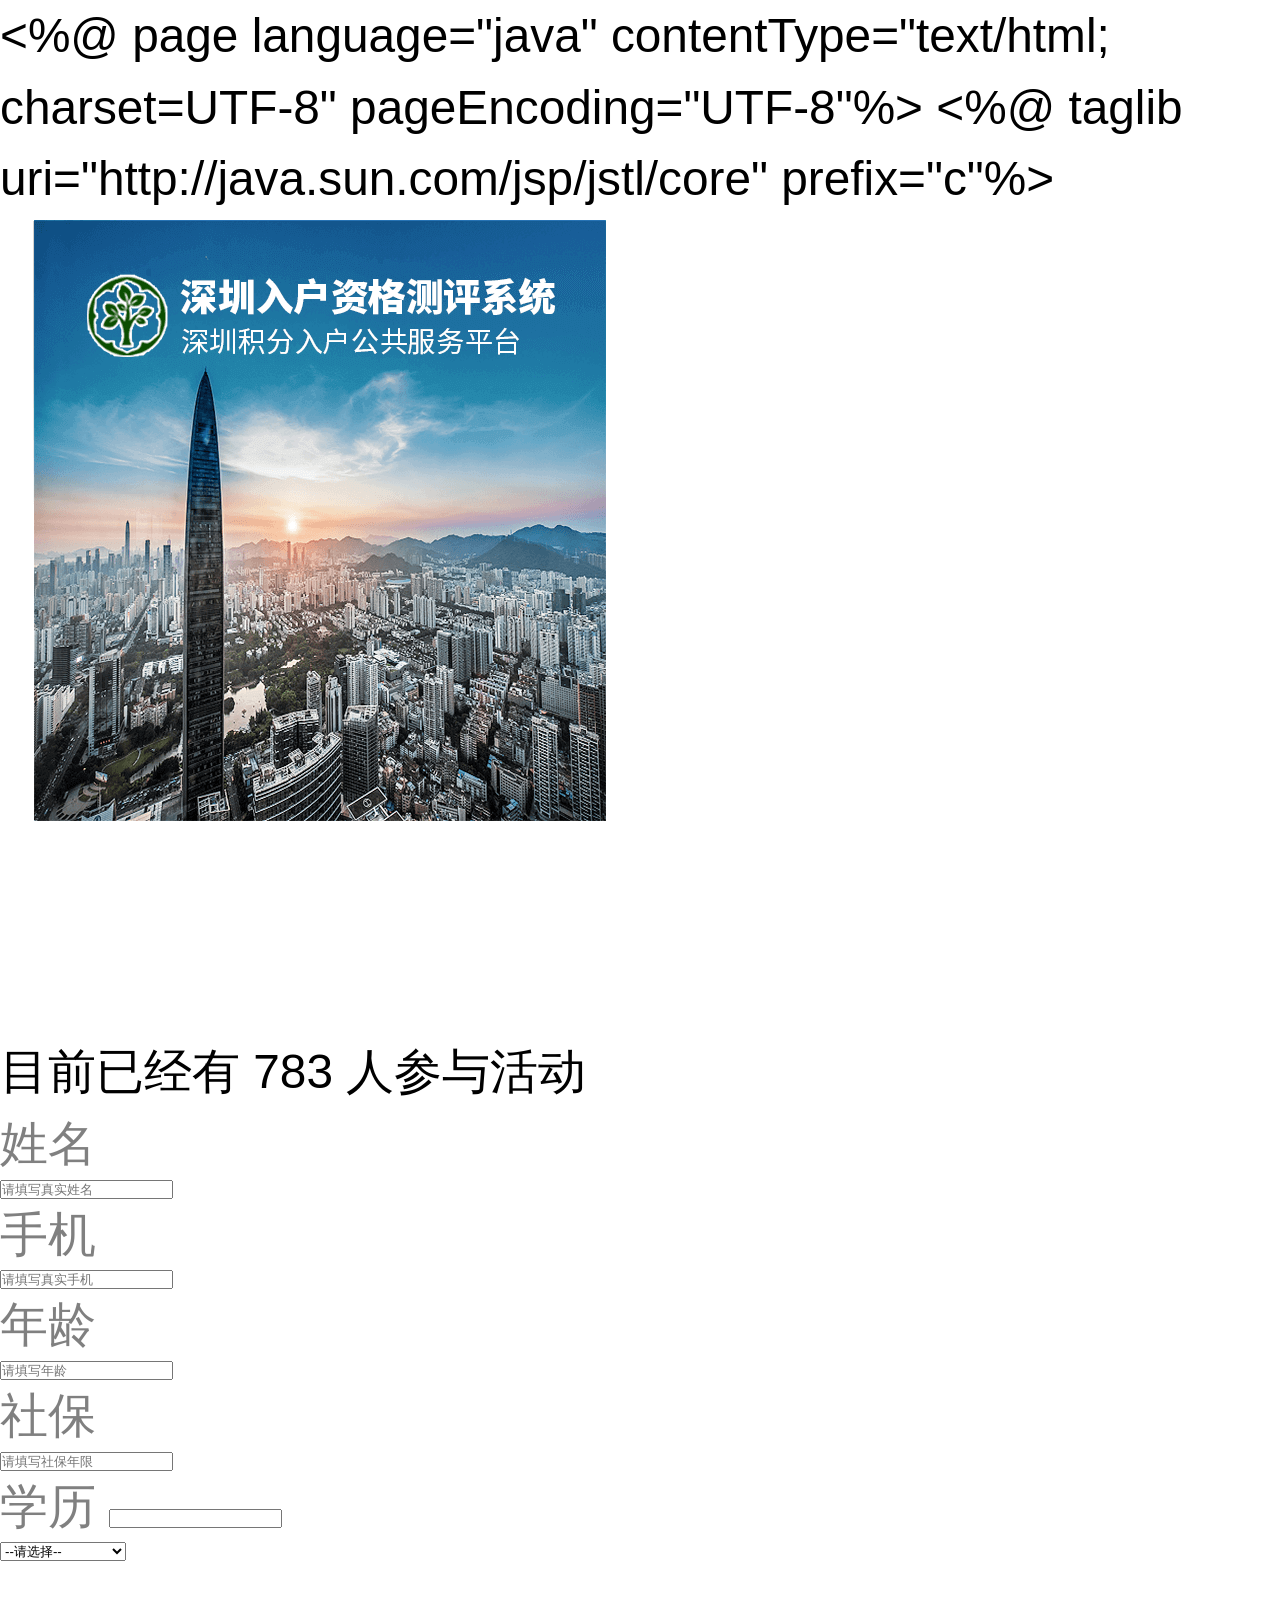
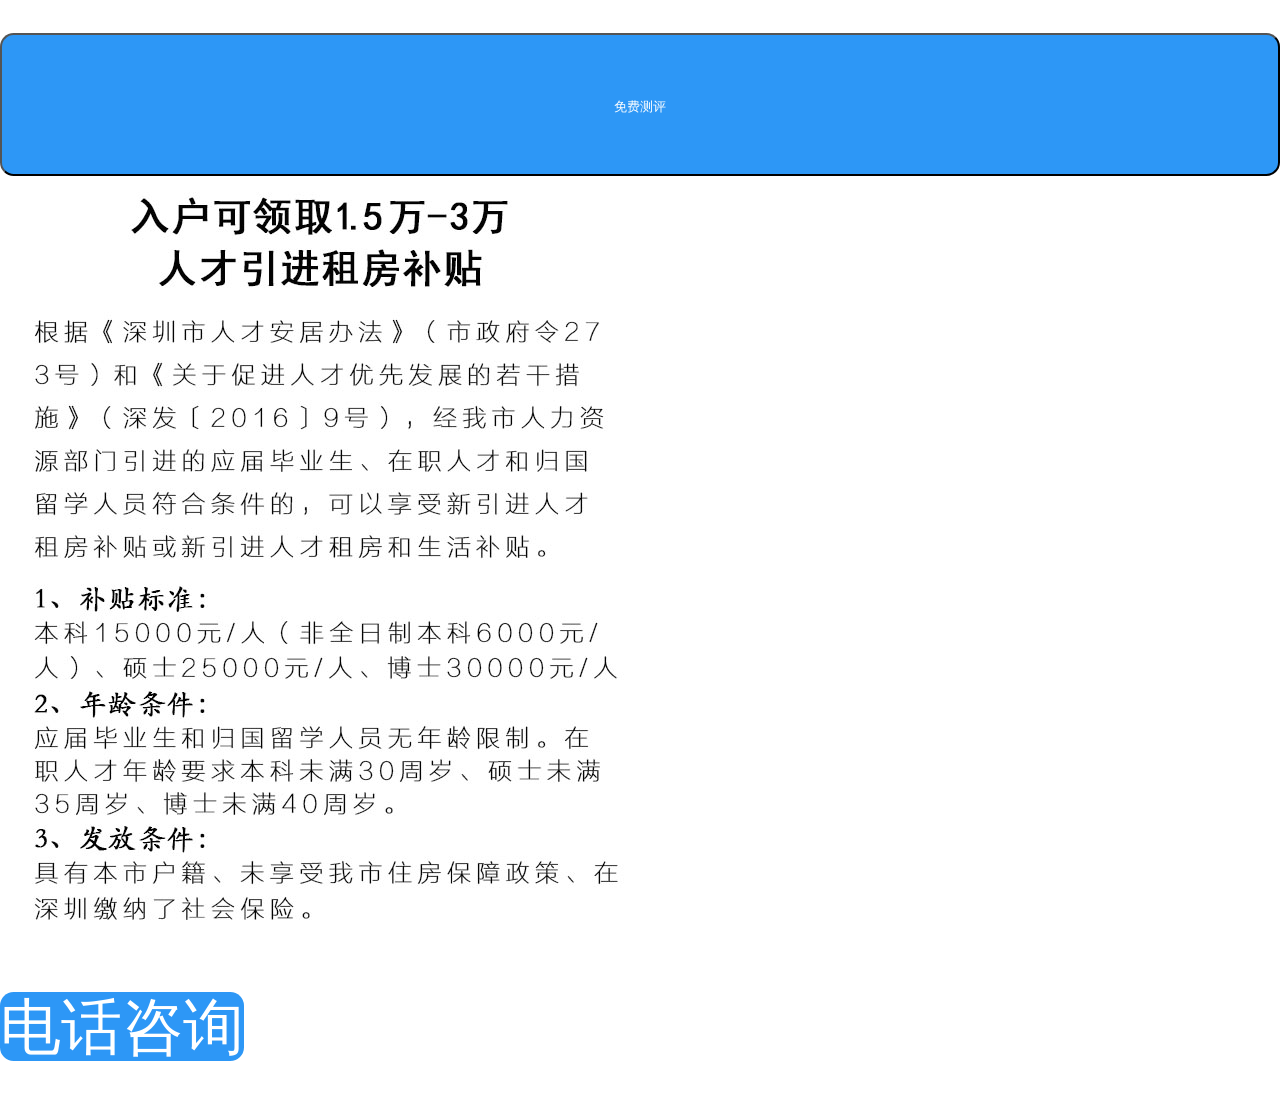
<file: src/main/webapp/WEB-INF/view/o/test.html>
<%@ page language="java" contentType="text/html; charset=UTF-8"
	pageEncoding="UTF-8"%>
<%@ taglib uri="http://java.sun.com/jsp/jstl/core" prefix="c"%>
<c:set var="contextPath" value="${pageContext.request.contextPath}" />


<!DOCTYPE html>
<html>
 <head> 
  <meta charset="utf-8"> 
  <meta name="pathname" content="bytecom_tetris"> 
  <meta http-equiv="Content-Type" content="text/html; charset=utf-8"> 
  <meta http-equiv="X-UA-Compatible" content="IE=edge,chrome=1"> 
  <meta name="viewport" content="width=device-width, initial-scale=1, maximum-scale=1, minimum-scale=1, user-scalable=no, minimal-ui"> 
  <!--favicon-->
  <link rel="icon" href="/favicon.ico" type="image/x-icon"> 
  
  <style type="text/css">@charset "utf-8";html{height:100%;color:#000;overflow-y:scroll;-webkit-text-size-adjust:100%;-ms-text-size-adjust:100%;font-family:Arial,Helvetica,'Hiragino Sans GB','Microsoft YaHei',sans-serif;background-color:#FFF}html *{outline:0;-webkit-text-size-adjust:none;-webkit-tap-highlight-color:rgba(0,0,0,0);box-sizing:border-box;margin:0;padding:0}html input{font-family:Arial,Helvetica,'Hiragino Sans GB','Microsoft YaHei',sans-serif}table{border-collapse:collapse;border-spacing:0}fieldset,img{border:0}del{text-decoration:line-through}address,caption,cite,code,dfn,em,th,var{font-style:normal;font-weight:500}ol,ul{list-style:none}caption,th{text-align:left}a:hover{text-decoration:underline}ins,a{text-decoration:none}html,body{width:100%}body{min-height:100%;line-height:1.5}#content{width:100%;margin:0 auto}.piece{width:100%;background-color:transparent;position:relative;box-sizing:border-box}.piece.fbottom,.piece.ftop{position:fixed!important;width:100%!important;z-index:10!important}.create-left-content{width:1.867rem;height:auto;text-align:center;z-index:9999;position:fixed;bottom:0;left:0}.create-right-content{width:1.867rem;height:auto;text-align:center;z-index:9999;position:fixed;bottom:0;right:0}.piece.fbottom{top:auto!important;bottom:0!important}.piece.ftop{top:0!important;bottom:auto!important}#content{min-height:100%;position:relative;overflow:hidden}#MEIQIA-PANEL-HOLDER{right:0!important}html::-webkit-scrollbar{display:none}.hide{display:none!important}</style> 
  <link rel="stylesheet" type="text/css" href="https://s3.pstatp.com/bytecom/resource/vue/lib/swiper_302abfc.css">
  <link rel="stylesheet" type="text/css" href="https://s3.pstatp.com/bytecom/resource/vue/lib/ledfont_ccb326d.css">
  <link rel="stylesheet" type="text/css" href="https://s3.pstatp.com/bytecom/resource/vue/lib/daymode_1ae66db.css">
  <link rel="stylesheet" type="text/css" href="https://s3.pstatp.com/bytecom/resource/vue/lib/notice_7471b49.css"> 
  <link rel="stylesheet" type="text/css" href="https://s3.pstatp.com/bytecom/resource/vue/bricks/bricks-common_9b66357.css"> 
  <script id="globalvar">
        GLOBAL_VAR = JSON.parse('{"siteId":"1590548427500557","pageIds":[1590548427500557],"pageid_map":{"506793":1590548427500557},"shareTitle":"诚士教育积分入户咨询","name":"积分入户2","shareDesc":"你关心的，才是头条！","shareThumb":"","adId":"0"}');
        componentsConfig = {
            PanoramaList: []
        }
    </script> 
  <script src="https://s3.pstatp.com/bytecom/resource/vue/lib/vendor_41f269e.js"></script>
  <script src="https://res.wx.qq.com/open/js/jweixin-1.2.0.js"></script>
  <script src="https://s3.pstatp.com/bytecom/resource/vue/lib/main_5fdef5d.js"></script>
  <link rel="stylesheet" type="text/css" href="https://s3.pstatp.com/bytecom/resource/vue/lib/brand_5a9c6d0.css">
  <link rel="stylesheet" type="text/css" href="https://s3.pstatp.com/bytecom/resource/vue/lib/iconfont_03f5f23.css">
  <link rel="stylesheet" type="text/css" href="https://s3.pstatp.com/bytecom/resource/vue/lib/brickicon_2e09b13.css"> 
  <!-- 替换为Vue模板语法 --> 
  <title>深圳入户资格测评系统</title> 
  <script>
            !function(){"use strict";!function(t,e){var r=t.seed=t.seed||[];if(r.start=+new Date,!r.initialize&&!r.invoked){r.invoked=!0,r.methods=["track","page","on","once"],r.factory=function(t){return function(){var e=Array.prototype.slice.call(arguments);return e.unshift(t),r.push(e),r}};for(var n=0;n<r.methods.length;n++){var a=r.methods[n];r[a]=r.factory(a)}r.load=function(){var t=e.createElement("script");t.type="text/javascript",t.async=!0,t.src="//s3.pstatp.com/bytecom/resource/tetris/insight/v0.1.4-beta/analytics.js";var r=e.getElementsByTagName("script")[0];r.parentNode.insertBefore(t,r)},r.SNIPPET_VERSION="1.1.8",r.load()}}(window,document)}();
            </script> 
  <style>.clearfix::after{display:block;content:"";clear:both}</style> 
  <script>
            !function(){  try{window.addEventListener("DOMContentLoaded",function(){document.querySelectorAll(".form-tel-autofillbtn").forEach(function(ele){ele.parentElement.remove()})})}catch(e){};  }();
            </script> 
 </head> 
 <body id="body" style="background-image: url(https://p3.pstatp.com/origin/5d37000346880132829f);background-size: 100% 100%;background-position-x: initial;background-position-y: initial;background-repeat-x: no-repeat;background-repeat-y: no-repeat;background-color: #ffffff"> 
  <!--格局屏幕大小调整页面大小-->
  <script type="text/javascript">!function(e){function t(){var e=d.getBoundingClientRect().width;u=e/10,d.style.fontSize=u+"px"}function n(){o.body&&(o.body.style.fontSize=14/(i/10)+"rem")}var i=375,o=e.document,d=o.documentElement,c=d.getBoundingClientRect().width,u=(window.devicePixelRatio||1,c/10),l=null;e.addEventListener("resize",function(){clearTimeout(l),l=setTimeout(t,300)},!1),n(),"complete"===o.readyState?n():o.addEventListener("DOMContentLoaded",function(){n()},!1),t()}(window);</script> 
  
   
  <main data-server-rendered="true">
   
   <!--===============页面第一张图片=====================-->
   <section id="frame-9" class="brick-frame brick-frame-server" style="padding-top:0;padding-bottom:0;padding-left:0;padding-right:0;">
    <div class="brick-mask"></div>
    <div class="brick-content">
     <div tetris-data-click="" tetris-data-component-type="image" tetris-data-action-type="click" class="piece image-con">
      <div class="image-box" style="-webkit-clip-path:none;clip-path:none;">
       <a target="_blank" href="javascript:void(0);" class="image-link">
        <div class="image-mask" style="background-color:rgba(0, 0, 0, 0);border-radius:0;"></div><img src="../../../resources/img/background/index.png" class="image-item" style="border-radius:0;"></a>
       <span class="image-text"></span>
      </div>
     </div>
    </div>
   </section>
   <!--================页面第一张图片结束=======================-->
   
   <!--===========积分在线测评标题===============-->
   <section id="frame-10" class="brick-frame brick-frame-server" style="padding-top:0.267rem;padding-bottom:0.267rem;padding-left:0.4rem;padding-right:0.4rem;">
    <div class="brick-mask"></div>
    <div class="brick-content">
     <div class="piece text-piece" style="border-width:0.027rem;border-color:#000;border-style:none;border-radius:0;">
      <div class="rich-text">
       <div class="inner">
        <div style="text-align: center;">
         <span style="font-family: inherit; display: inline !important;"><font color="#ffffff" style="font-size: 0.64rem;"><b>积分入户在线评测</b></font></span>
        </div>
       </div>
      </div>
     </div>
    </div>
   </section>
   
   
   
   <section id="frame-11" class="brick-frame brick-frame-server" style="background-color:rgba(0, 0, 0, 0);">
    <div class="brick-mask" style="background-color:rgba(0, 0, 0, 0);"></div>
    <div class="brick-content">
     <div class="piece form-piece">
      <div>
       <div data-node="topCount" class="form-count">
        <span class="split-count"></span>
        <span data-node="countTextPre" class="count-text">目前已经有</span>
        <span data-node="countTextNum" class="count-text-num">783</span>
        <span data-node="countTextPos" class="count-text">人参与活动</span>
        <span class="split-count"></span>
       </div>
       
        
        
        <!--form-->
        
        
        <!--================= form表单开始 ======================-->
        <div class="form-element">
        
        <form action="${contextPath}/o/customer/apply" method="post"
			  onSubmit="return beforeSubmit(this);">
         <input type="hidden" name="memberId" value="${mid}">
         
         <!--================= 姓名 ======================-->
         <div validate="name" class="input-group-i">
          <span id="label" class="input-group-addon-i warn-star" style="color:#808080;">姓名</span>
          <div class="m-input-text">
           <input required type="text" placeholder="请填写真实姓名" validate="name" eleType="name" id="name" name="name" class="input-style form-input-i">
           <span class="el-input-clear"></span>
          </div>
         </div>
        </div>
        <!--===================姓名结束====================-->
        
        <!---====================手机======================-->
        <div class="form-element">
         <!---->
         <div validate="captchav2" class="input-group-i">
          <span id="label" class="input-group-addon-i warn-star" style="color:#808080;">手机</span>
          <div class="m-input-text">
           <input required type="text" placeholder="请填写真实手机" validate="captchav2" eleType="telphone" id="phone" name="phone" class="input-style form-input-i">
           <span class="el-input-clear"></span>
          </div>
         </div>
        </div>
        <!--===================手机结束====================-->
        
        <!--=====================年龄======================-->
        <div class="form-element">
         <div validate="captchav2" class="input-group-i">
          <span id="label" class="input-group-addon-i warn-star" style="color:#808080;">年龄</span>
          <div class="m-input-text">
           <input required type="text" placeholder="请填写年龄" validate="captchav2" eleType="telphone" name="age" id="age" maxlength="2" class="input-style form-input-i">
           <span class="el-input-clear"></span>
          </div>
         </div>
        </div>
        <!--===================年龄结束====================-->
        
        <!--===================社保====================-->
        <div class="form-element">
         <div validate="captchav2" class="input-group-i">
          <span id="label" class="input-group-addon-i warn-star" style="color:#808080;">社保</span>
          <div class="m-input-text">
           <input required type="text" placeholder="请填写社保年限" validate="captchav2" eleType="telphone" name="insureYear" id="insureYear" maxlength="2" class="input-style form-input-i">
           <span class="el-input-clear"></span>
          </div>
         </div>
        </div>
        <!--===================社保结束====================-->
        
        <!--===================学历====================-->
        <div class="form-element">
         <div data-select="{&quot;tree&quot;:{&quot;text&quot;:&quot;&quot;,&quot;children&quot;:[{&quot;text&quot;:&quot;高中、中专及以下&quot;},{&quot;text&quot;:&quot;非全日制大专&quot;},{&quot;text&quot;:&quot;全日制大专&quot;},{&quot;text&quot;:&quot;非全日制本科&quot;},{&quot;text&quot;:&quot;全日制本科&quot;}]},&quot;deep&quot;:1,&quot;arrObj&quot;:{&quot;0&quot;:{&quot;text&quot;:&quot;&quot;,&quot;pid&quot;:0,&quot;id&quot;:0,&quot;sid&quot;:[&quot;0-1&quot;,&quot;0-2&quot;,&quot;0-3&quot;,&quot;0-4&quot;,&quot;0-5&quot;]},&quot;0-1&quot;:{&quot;text&quot;:&quot;高中、中专及以下&quot;,&quot;pid&quot;:0,&quot;id&quot;:&quot;0-1&quot;,&quot;sid&quot;:[]},&quot;0-2&quot;:{&quot;text&quot;:&quot;非全日制大专&quot;,&quot;pid&quot;:0,&quot;id&quot;:&quot;0-2&quot;,&quot;sid&quot;:[]},&quot;0-3&quot;:{&quot;text&quot;:&quot;全日制大专&quot;,&quot;pid&quot;:0,&quot;id&quot;:&quot;0-3&quot;,&quot;sid&quot;:[]},&quot;0-4&quot;:{&quot;text&quot;:&quot;非全日制本科&quot;,&quot;pid&quot;:0,&quot;id&quot;:&quot;0-4&quot;,&quot;sid&quot;:[]},&quot;0-5&quot;:{&quot;text&quot;:&quot;全日制本科&quot;,&quot;pid&quot;:0,&quot;id&quot;:&quot;0-5&quot;,&quot;sid&quot;:[]}}}" class="selectMulti-group">
          <span id="label" class="select-addon" style="color:#808080;">学历</span>
          <input value name="educationLevel" id="educationLevel" data-value="{&quot;1&quot;:&quot;null&quot;}" class="multi-select">
          <div class="selectMulti-wrapper">
           <div class="select-wrapper select-list1" style="display:;">
            <select class="input-style">
            	<option  value="-1">--请选择--</option>
            	<option  value="1">全日制本科及以上</option>
            	<option  value="2">全日制大专</option>
            	<option  value="3">成人大专</option>
            	<option  value="4">成人本科</option>
            	<option value="5">无学历</option>
            </select>
           </div>
          </div>
         </div>
        </div>
        <!--===================学历结束====================-->
        
        <br />
        <div class="form-element">
         <div class="input-group-i">
          <div id="submit-result" class="el-result"></div>
          <input value="免费测评" type="submit" class="btn-i" style="border-radius:0.107rem;background-color:rgb(45, 151, 246) !important;color:#FFF;height:1.12rem;line-height:1.12rem;width:100%;"/>
          <!---->
         </div>
        </div>
        </form>
        <!--=====================form表单结束=========================-->


   <section id="frame-12" class="brick-frame brick-frame-server" style="padding-top:0;padding-bottom:0;padding-left:0;padding-right:0;">
    <div class="brick-mask"></div>
    <div class="brick-content">
     <div tetris-data-click="" tetris-data-component-type="image" tetris-data-action-type="click" class="piece image-con">
      <div class="image-box" style="-webkit-clip-path:none;clip-path:none;">
       <a target="_blank" href="javascript:void(0);" class="image-link">
        <div class="image-mask" style="background-color:rgba(0, 0, 0, 0);border-radius:0;"></div><img src="../../../resources/img/schoollogo/butie.jpg" class="image-item" style="border-radius:0;"></a>
       <span class="image-text"></span>
      </div>
     </div>
    </div>
   </section>
   <section id="frame-14" class="brick-frame brick-frame-server" style="padding-top:0;padding-bottom:0;padding-left:0;padding-right:0;background-color:rgba(0, 0, 0, 0);">
    <div class="brick-mask" style="background-color:rgba(0, 0, 0, 0);"></div>
    <div class="brick-content">
     <div class="piece telephone-button">
      <a id="a14" href="tel:0755-32831222" data-tel="0755-32831222" tt-data-eventvalue="0755-32831222" phone_number="0755-32831222" class="tel-btn style1" style="background-color:rgb(45, 151, 246);color:#FFF;line-height:1.173rem;border-radius:0.107rem;border-width:0.027rem;border-color:rgba(0, 0, 0, 0);border-style:none;font-size:0.48rem;width:100%;height:1.173rem;"><i class="brick-i-tel-left icon-telphone_left"></i><span class="tel-label text-ellipsis">电话咨询</span><i class="brick-i-tel-right icon-telphone_right"></i><i class="icon-telphone_circle brick-i-tel"></i><i class="icon-left_arrow"></i><input type="hidden" name="site_id" value="1590548427500557"><input type="hidden" name="ad_id" value="0"></a>
     </div>
    </div>
   </section>
  </main>  
  <script src="https://s3.pstatp.com/bytecom/resource/track_log/src/tetris-user-action.js"></script>
  <script src="https://s3.pstatp.com/bytecom/resource/vue/lib/daymode_c65fed4.js"></script>
  <script src="https://s3.pstatp.com/bytecom/resource/vue/lib/base64_68e8d03.js"></script>
  <script src="https://s3.pstatp.com/bytecom/resource/vue/lib/swiper_d5340fc.js"></script>
  <script src="https://s3.pstatp.com/bytecom/resource/vue/lib/notice_584309a.js"></script> 
  <script src="https://s3.pstatp.com/bytecom/resource/vue/bricks/Form/script.landing_d4e371d.js"></script>
  <script src="https://s3.pstatp.com/bytecom/resource/vue/bricks/TelephoneButton/script.landing_d2d7b20.js"></script> 
  <script>(function(){ var FORM = require("tetris/parse/Form.js");var _FORM = FORM.init({
                id: "#a11",
                showJump: "1",
                successUrl: "javascript:void(0);",
                failedUrl: "javascript:void(0);",
                successmsg: "",
                isShowCount: "true",
                countKit: {"prefix":"目前已经有","middle":783,"subfix":"人参与活动"},
                formId: "1604931052029966",
                locateBgColor: "#f85959",
                recentSubmitStyle: 0,
                caculator: null
            });var Phone = require("tetris/parse/TelephoneButton.js");Phone.init('#a14', '1', '14734', '12345678910', '075523769953'); })();</script> 
 </body>
 
 <script type="text/javascript">
	var isPhoneValid = false;

	function beforeSubmit(form) {

		if ($("#name").val() == '' || $("#name").val() == '请输入姓名'
				|| !isUsername($("#name").val())) {
			alert('请填写真实姓名！');
			$("#name").focus();
			return false;
		}
		if ($("#phone").val() == '' || $("#phone").val() == '请输入手机'
				|| !isPhone($("#phone").val())) {
			alert('请填写真实手机号码！');
			$("#phone").focus();
			return false;
		} else {
			checkPhoneUniqueness($("#phone").val())

			if (!isPhoneValid) {
				return false;
			}
		}

		if ($("#age").val() == '' || $("#age").val() == '请输入年龄'
				|| !isNum($("#age").val())) {
			alert('请填写真实的年龄！');
			$("#age").focus();
			return false;
		}

		if ($("#insureYear").val() == '' || $("#insureYear").val() == '请输入社保年限'
				|| !isNum($("#insureYear").val())) {
			alert('请填写真实社保年限！');
			$("#insureYear").focus();
			return false;
		}

		if ($("#educationLevel").val() == '-1') {
			alert('请选择学历！');
			$("#educationLevel").focus();
			return false;
		}

		return true;
	}

	/* function isUsername(temp) 
	 { 
	 var re = /^[\u4E00-\u9FA5]{1,8}$/; 
	 if(re.test(temp)) return true; 
	 return false; 
	 } */
	function isUsername(temp) {
		/*  var re = /^[\u4E00-\u9FA5]{1,8}$/; 
		 if(re.test(temp)) return true; 
		 return false;  */
		return true;
	}

	function isPhone(temp) {
		var re = /^1[0-9]{10}$/;
		if (re.test(temp))
			return true;
		return false;
	}

	function isNum(temp) {
		var re = /^[1-9][0-9]{0,1}$/;
		if (re.test(temp))
			return true;
		return false;
	}

	function checkPhoneUniqueness(phone) {
		$.ajax({
			async : false,
			type : 'GET',
			url : "${contextPath}/o/customer/isPhoneExist",
			data : {
				phone : phone
			},
			success : function(data) {
				if (data) {
					alert("该手机已经存在");
					isPhoneValid = false;
				} else {
					isPhoneValid = true;
				}
			}
		});
	}
	
</html>
</file>
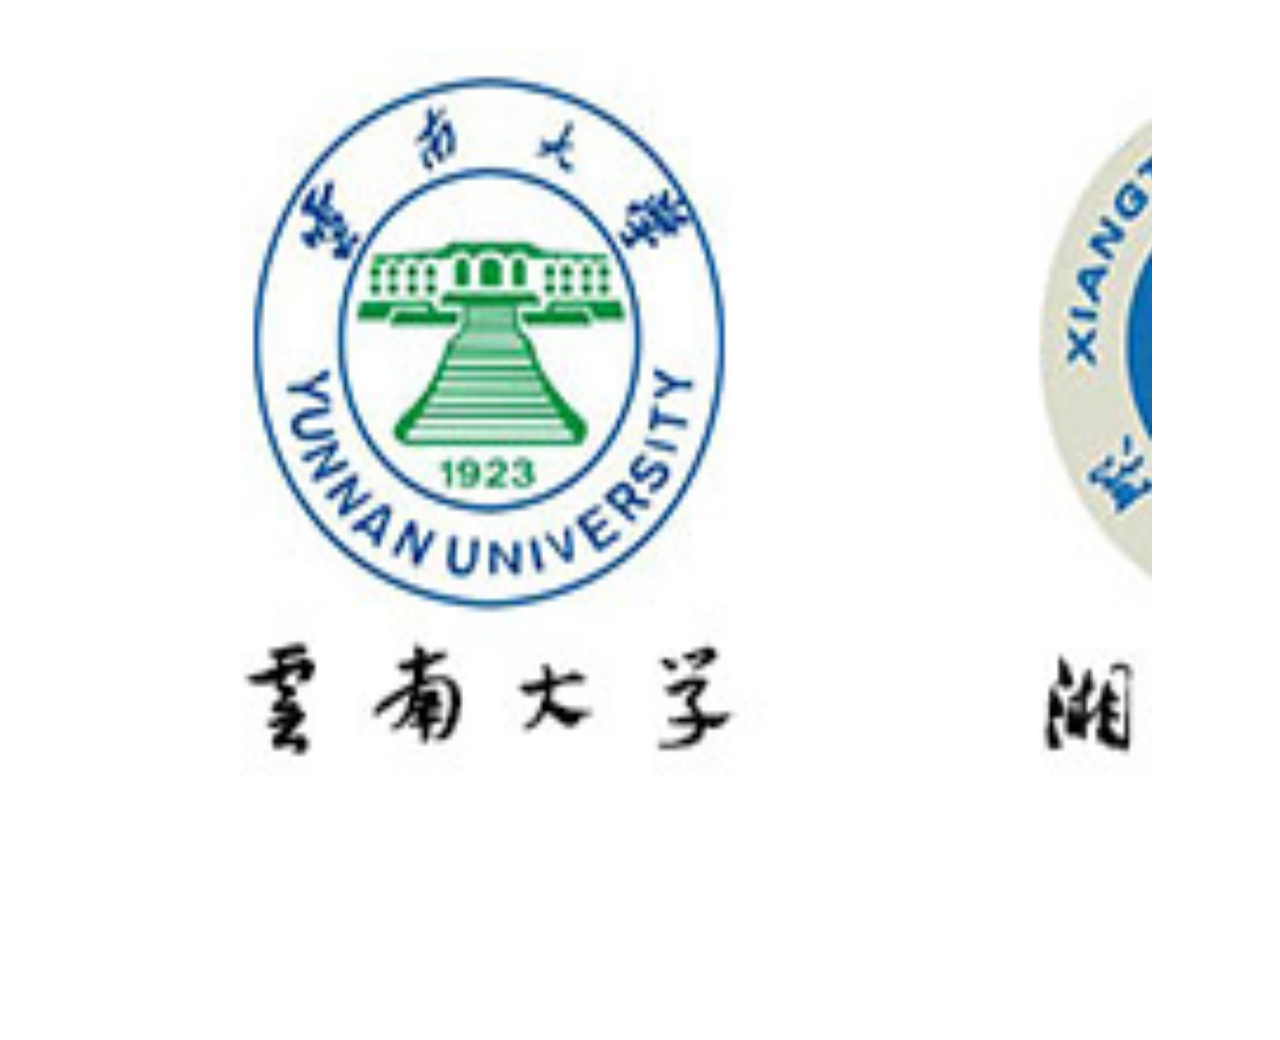
<file: src/main/webapp/WEB-INF/view/o/testgundong.html>
<!--学校logo滚动-->
<!DOCTYPE html>
<html>
<head>
<meta http-equiv="Content-Type" content="text/html; charset=UTF-8">
<title>test</title>
<style>
.picutre_many img{width:800px; height:800px;}
</style>
</head>
<body>
<div id="list" class=" picutre_many"
style="overflow: hidden; height: 1024px; width: 1024px; margin: 0 auto;">
<table cellspacing="0" cellpadding="0"
style="width: 680px; border: 0px;">
<tr>
<td id="list1">
<table style="border: 0px;" cellpadding="0" cellspacing="0">
<tr id="pic">
<td><img style="border: 0px;" alt="" src="../../../resources/img/schoollogo/1.jpg" /></td>
<td><img style="border: 0px;" alt="" src="../../../resources/img/schoollogo/2.jpg" /></td>
<td><img style="border: 0px;" alt="" src="../../../resources/img/schoollogo/3.jpg" /></td>
<td><img style="border: 0px;" alt="" src="../../../resources/img/schoollogo/4.jpg" /></td>
<td><img style="border: 0px;" alt="" src="../../../resources/img/schoollogo/5.jpg" /></td>
</tr>
</table>
</td>
<td id="list2"></td>
</tr>
</table>
</div>
<script type="text/javascript">
/*图片滚动效果*/
var speedpic = 30;//速度数值越大速度越慢
document.getElementById("list2").innerHTML = document.getElementById("list1").innerHTML;
function Marqueepic() {
if (document.getElementById("list2").offsetWidth
- document.getElementById("list").scrollLeft <= 0) {
document.getElementById("list").scrollLeft -= document
.getElementById("list1").offsetWidth;
} else {
document.getElementById("list").scrollLeft++;
}
}
var MyMarpic = setInterval(Marqueepic, speedpic);
document.getElementById("list").onmouseover = function() {
clearInterval(MyMarpic);
}
document.getElementById("list").onmouseout = function() {
MyMarpic = setInterval(Marqueepic, speedpic);
}
</script>
</body>
</html>
</file>
<file: src/main/webapp/resources/font/h5_member/demo.css>
*{margin: 0;padding: 0;list-style: none;}
/*
KISSY CSS Reset
理念：1. reset 的目的不是清除浏览器的默认样式，这仅是部分工作。清除和重置是紧密不可分的。
2. reset 的目的不是让默认样式在所有浏览器下一致，而是减少默认样式有可能带来的问题。
3. reset 期望提供一套普适通用的基础样式。但没有银弹，推荐根据具体需求，裁剪和修改后再使用。
特色：1. 适应中文；2. 基于最新主流浏览器。
维护：玉伯<lifesinger@gmail.com>, 正淳<ragecarrier@gmail.com>
 */

/** 清除内外边距 **/
body, h1, h2, h3, h4, h5, h6, hr, p, blockquote, /* structural elements 结构元素 */
dl, dt, dd, ul, ol, li, /* list elements 列表元素 */
pre, /* text formatting elements 文本格式元素 */
form, fieldset, legend, button, input, textarea, /* form elements 表单元素 */
th, td /* table elements 表格元素 */ {
  margin: 0;
  padding: 0;
}

/** 设置默认字体 **/
body,
button, input, select, textarea /* for ie */ {
  font: 12px/1.5 tahoma, arial, \5b8b\4f53, sans-serif;
}
h1, h2, h3, h4, h5, h6 { font-size: 100%; }
address, cite, dfn, em, var { font-style: normal; } /* 将斜体扶正 */
code, kbd, pre, samp { font-family: courier new, courier, monospace; } /* 统一等宽字体 */
small { font-size: 12px; } /* 小于 12px 的中文很难阅读，让 small 正常化 */

/** 重置列表元素 **/
ul, ol { list-style: none; }

/** 重置文本格式元素 **/
a { text-decoration: none; }
a:hover { text-decoration: underline; }


/** 重置表单元素 **/
legend { color: #000; } /* for ie6 */
fieldset, img { border: 0; } /* img 搭车：让链接里的 img 无边框 */
button, input, select, textarea { font-size: 100%; } /* 使得表单元素在 ie 下能继承字体大小 */
/* 注：optgroup 无法扶正 */

/** 重置表格元素 **/
table { border-collapse: collapse; border-spacing: 0; }

/* 清除浮动 */
.ks-clear:after, .clear:after {
  content: '\20';
  display: block;
  height: 0;
  clear: both;
}
.ks-clear, .clear {
  *zoom: 1;
}

.main {padding: 30px 100px;}
.main h1{font-size:36px; color:#333; text-align:left;margin-bottom:30px; border-bottom: 1px solid #eee;}

.helps{margin-top:40px;}
.helps pre{
  padding:20px;
  margin:10px 0;
  border:solid 1px #e7e1cd;
  background-color: #fffdef;
  overflow: auto;
}

.icon_lists li{
  float:left;
  width: 100px;
  height:180px;
  text-align: center;
}
.icon_lists .icon{
  font-size: 42px;
  line-height: 100px;
  margin: 10px 0;
  color:#333;
  -webkit-transition: font-size 0.25s ease-out 0s;
  -moz-transition: font-size 0.25s ease-out 0s;
  transition: font-size 0.25s ease-out 0s;

}
.icon_lists .icon:hover{
  font-size: 100px;
}
</file>
<file: src/main/webapp/resources/font/h5_member/iconfont.css>
@font-face {font-family: "iconfont";
  src: url('iconfont.eot'); /* IE9*/
  src: url('iconfont.eot?#iefix') format('embedded-opentype'), /* IE6-IE8 */
  url('iconfont.woff') format('woff'), /* chrome, firefox */
  url('iconfont.ttf') format('truetype'), /* chrome, firefox, opera, Safari, Android, iOS 4.2+*/
  url('iconfont.svg#iconfont') format('svg'); /* iOS 4.1- */
}

.iconfont {
  font-family:"iconfont" !important;
  font-size:16px;
  font-style:normal;
  -webkit-font-smoothing: antialiased;
  -webkit-text-stroke-width: 0px;
  -moz-osx-font-smoothing: grayscale;
}
.icon-sousuo:before { content: "\e61b"; }
.icon-sousuo1:before { content: "\e61e"; }
.icon-fenlei:before { content: "\e679"; }
.icon-fenlei1:before { content: "\e613"; }
.icon-unie668:before { content: "\e667"; }
.icon-home:before { content: "\e60e"; }
.icon-home1:before { content: "\e612"; }
.icon-top:before { content: "\e60c"; }
.icon-top1:before { content: "\e69e"; }
.icon-gouwuche:before { content: "\e611"; }
.icon-leijiyonghu:before { content: "\e643"; }
.icon-yonghu:before { content: "\e686"; }
.icon-shijian:before { content: "\e61d"; }
.icon-icon01:before { content: "\e613"; }
.icon-dingdan:before { content: "\e63a"; }
.icon-1:before { content: "\e602"; }
.icon-kuanyi20guanqianduizhang:before { content: "\e621"; }
.icon-kuaidi:before { content: "\e632"; }
.icon-jifen:before { content: "\e65b"; }
.icon-hongbao:before { content: "\e60e"; }
.icon-wuyuemingxi:before { content: "\e684"; }
.icon-guanzhu:before { content: "\e63d"; }
.icon-gouwuche1:before { content: "\e61d"; }
.icon-close:before { content: "\e616"; }
.icon-right:before { content: "\e622"; }
.icon-back:before { content: "\e614"; }
.icon-fold:before { content: "\e60c"; }
.icon-unfold:before { content: "\e611"; }
.icon-new:before { content: "\e628"; }
.icon-remind:before { content: "\e621"; }
.icon-share:before { content: "\e623"; }
.icon-closefill:before { content: "\e6c1"; }
.icon-delete:before { content: "\e6dc"; }
.icon-share1:before { content: "\e6fc"; }
.icon-more:before { content: "\e6f2"; }
.icon-close1:before { content: "\e6c2"; }
.icon-footprint:before { content: "\e6e2"; }
</file>
